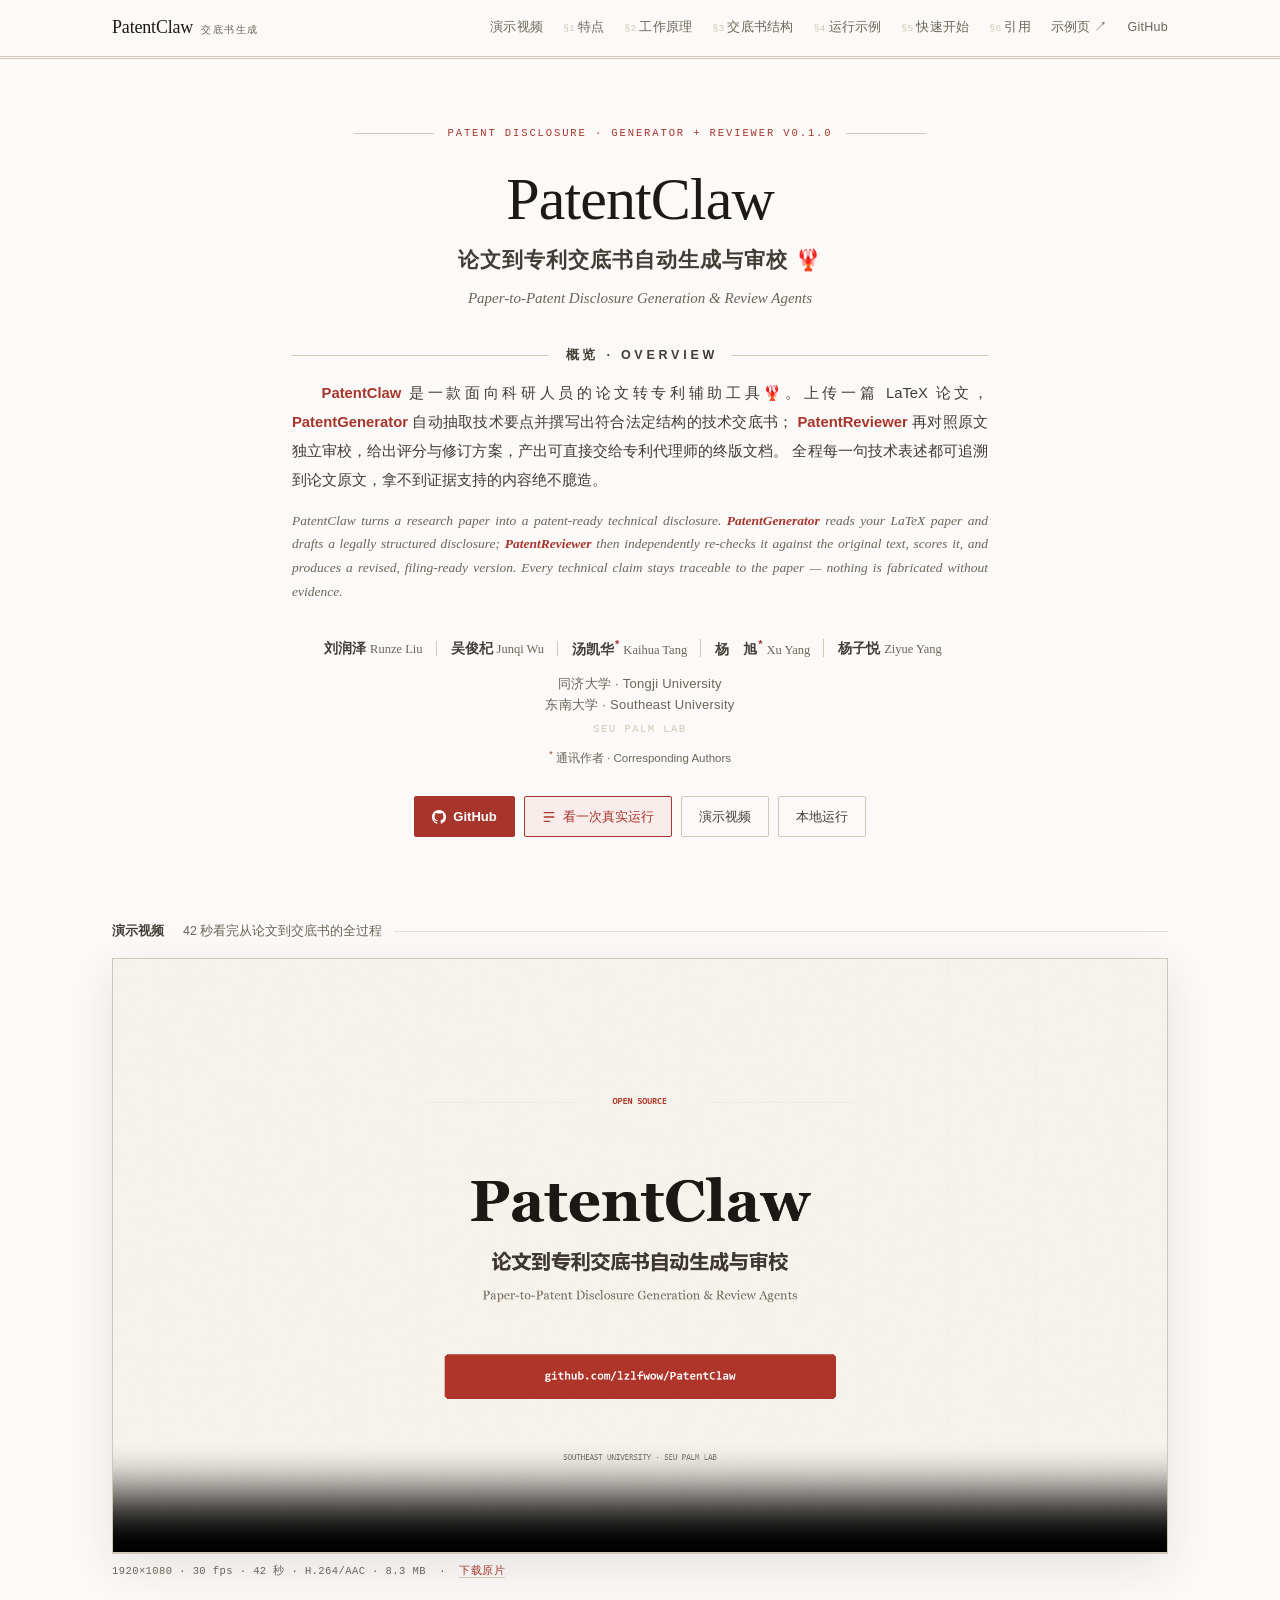
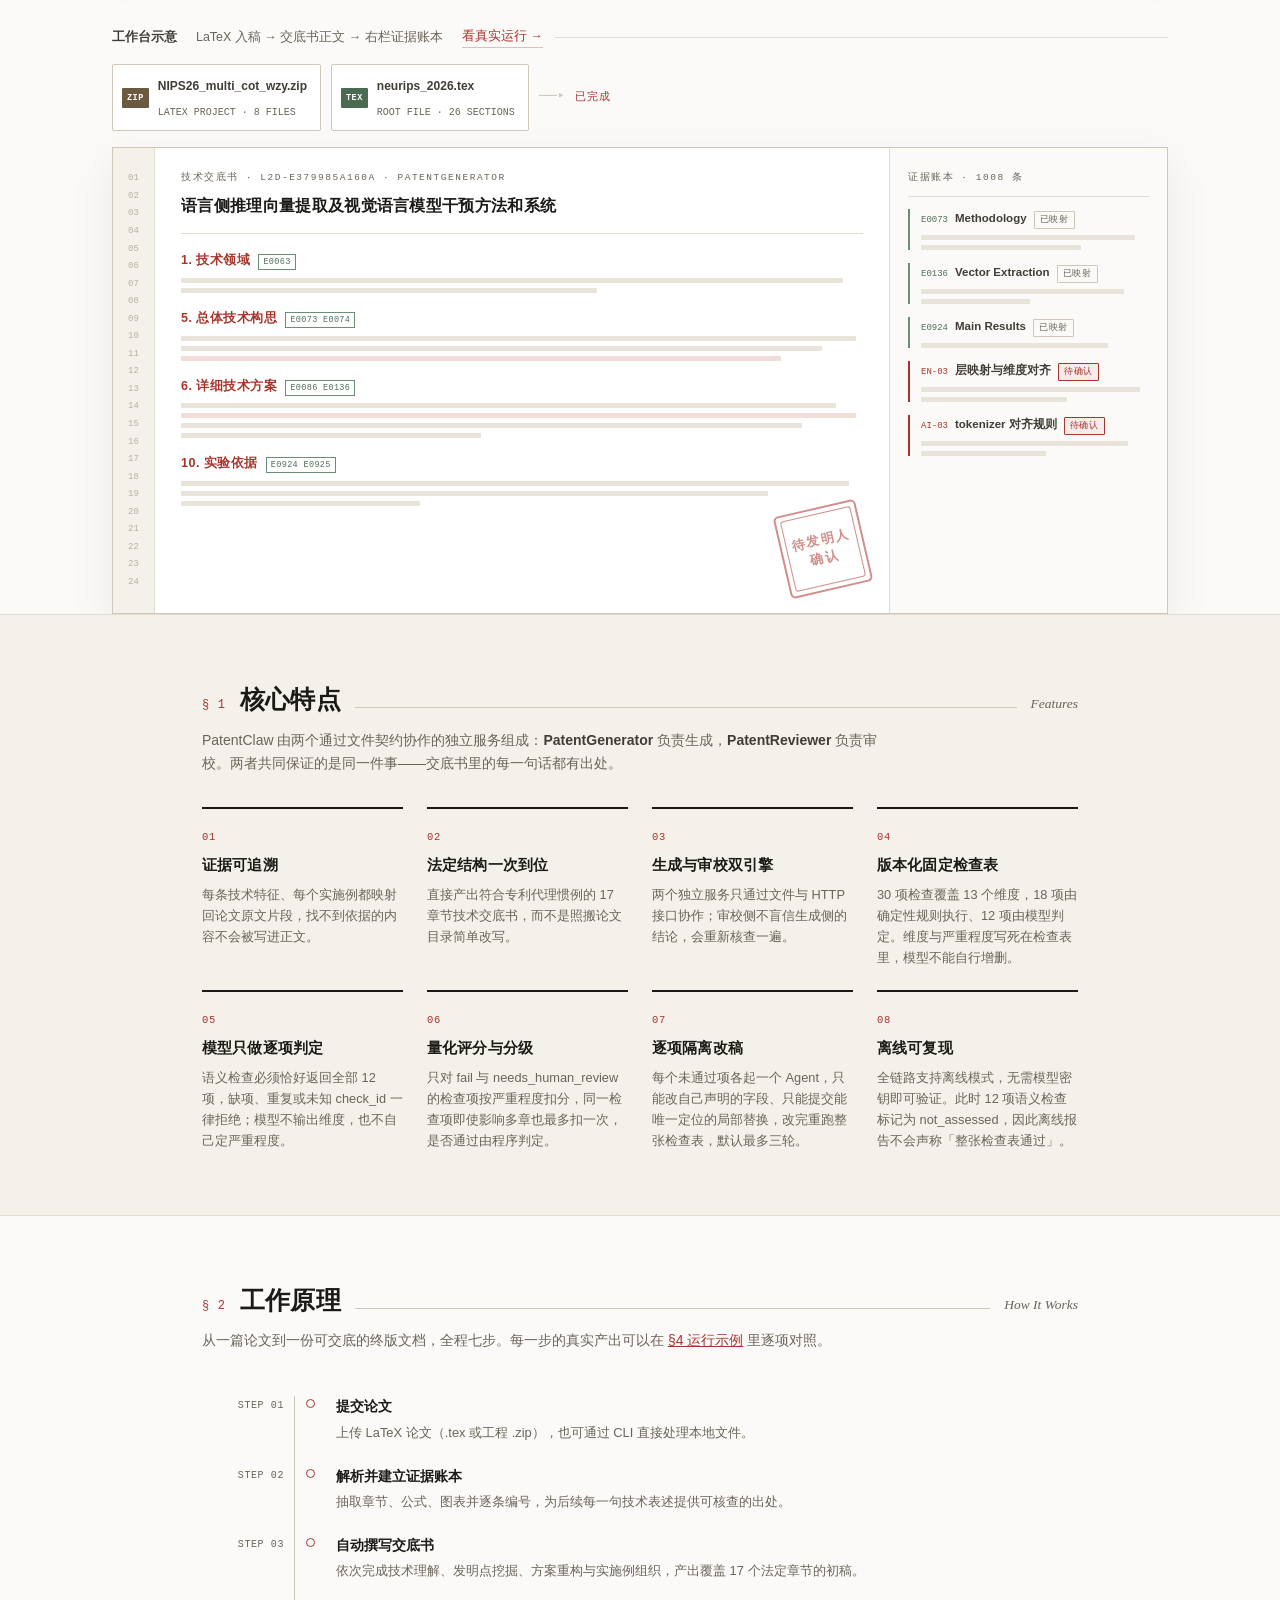
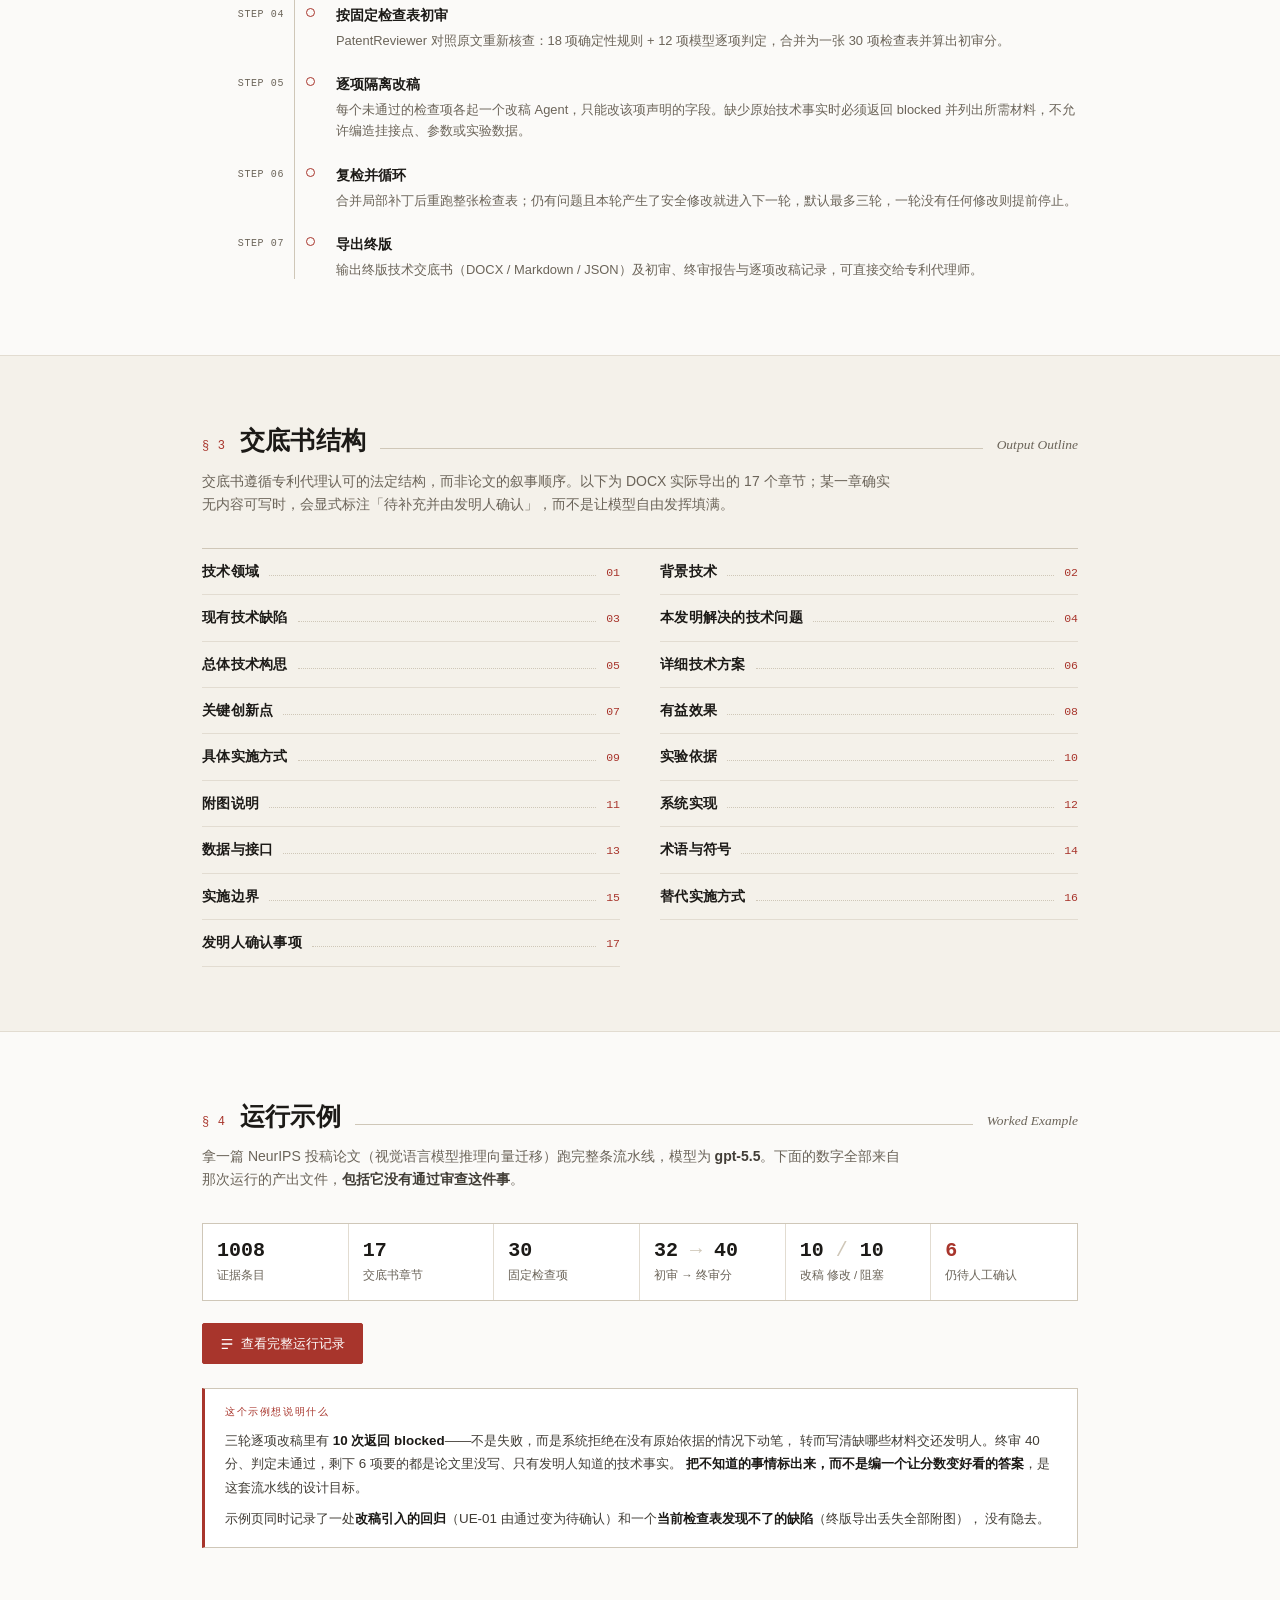
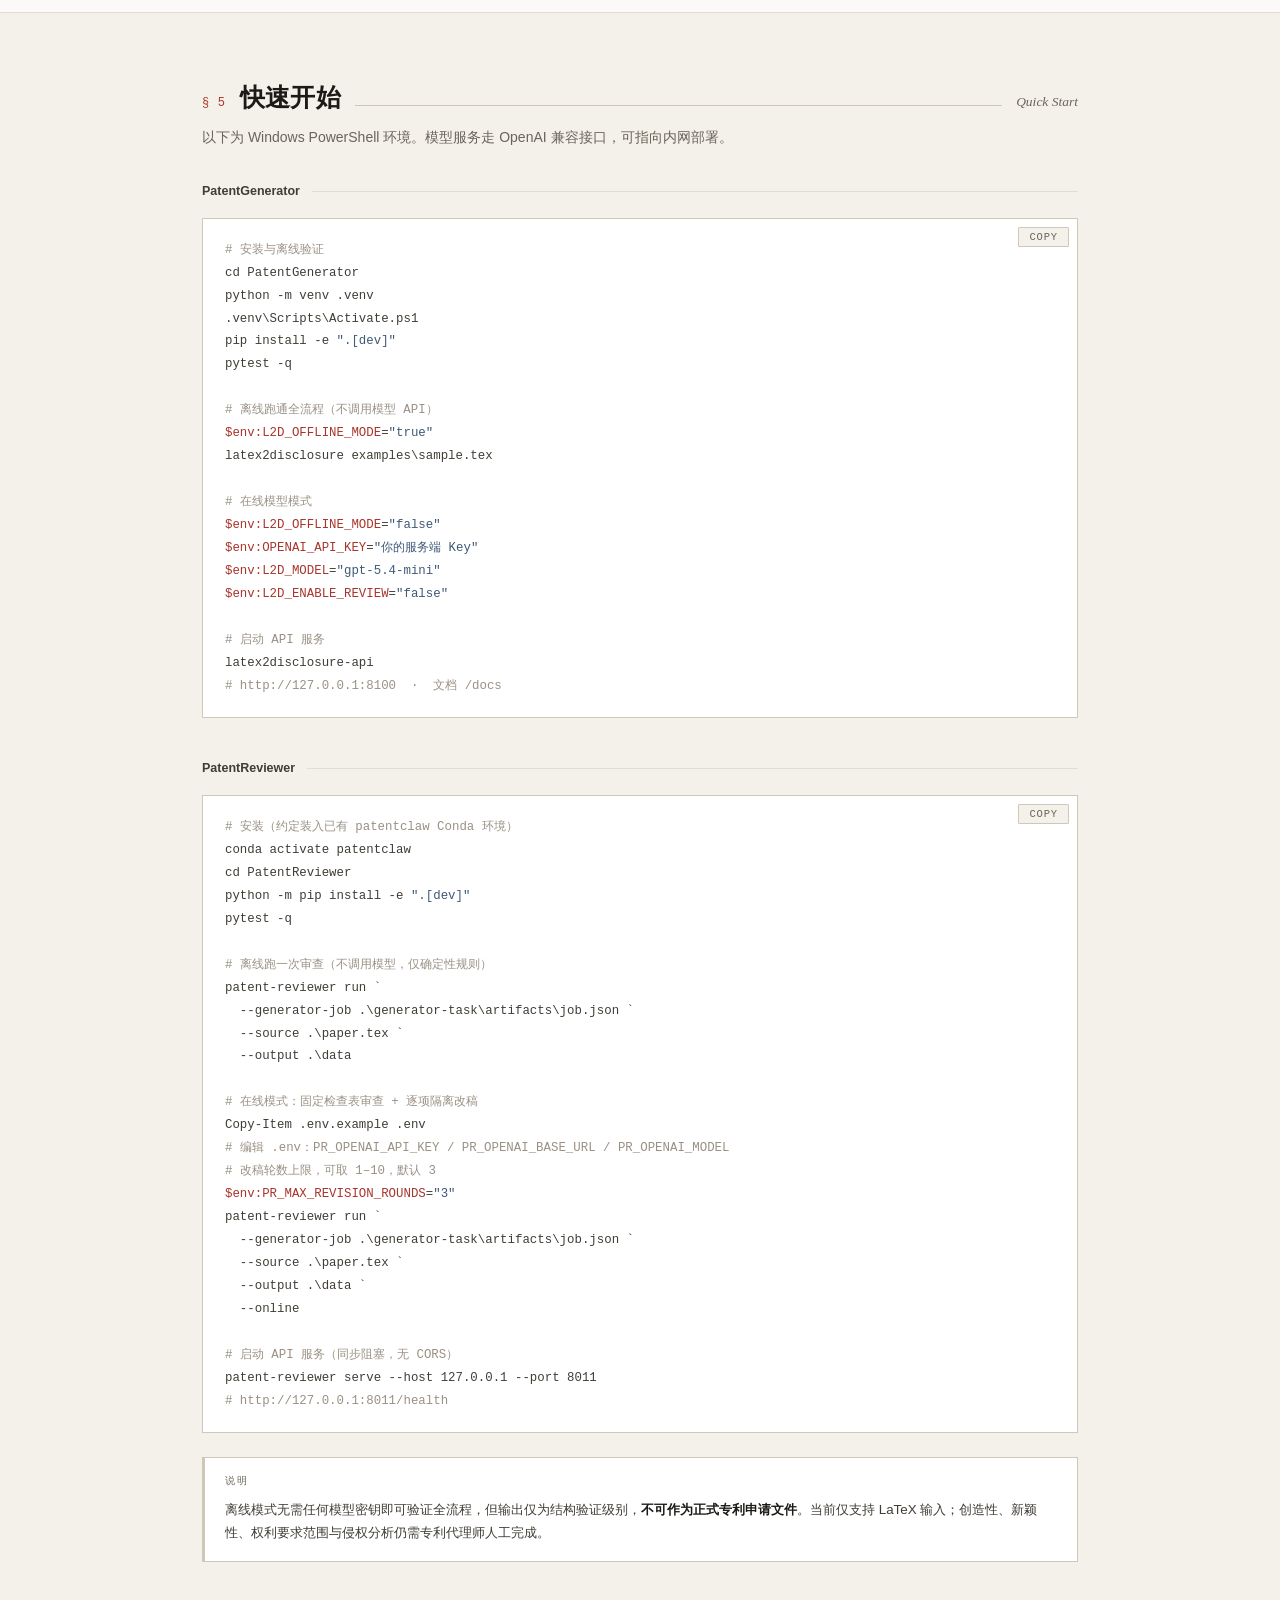
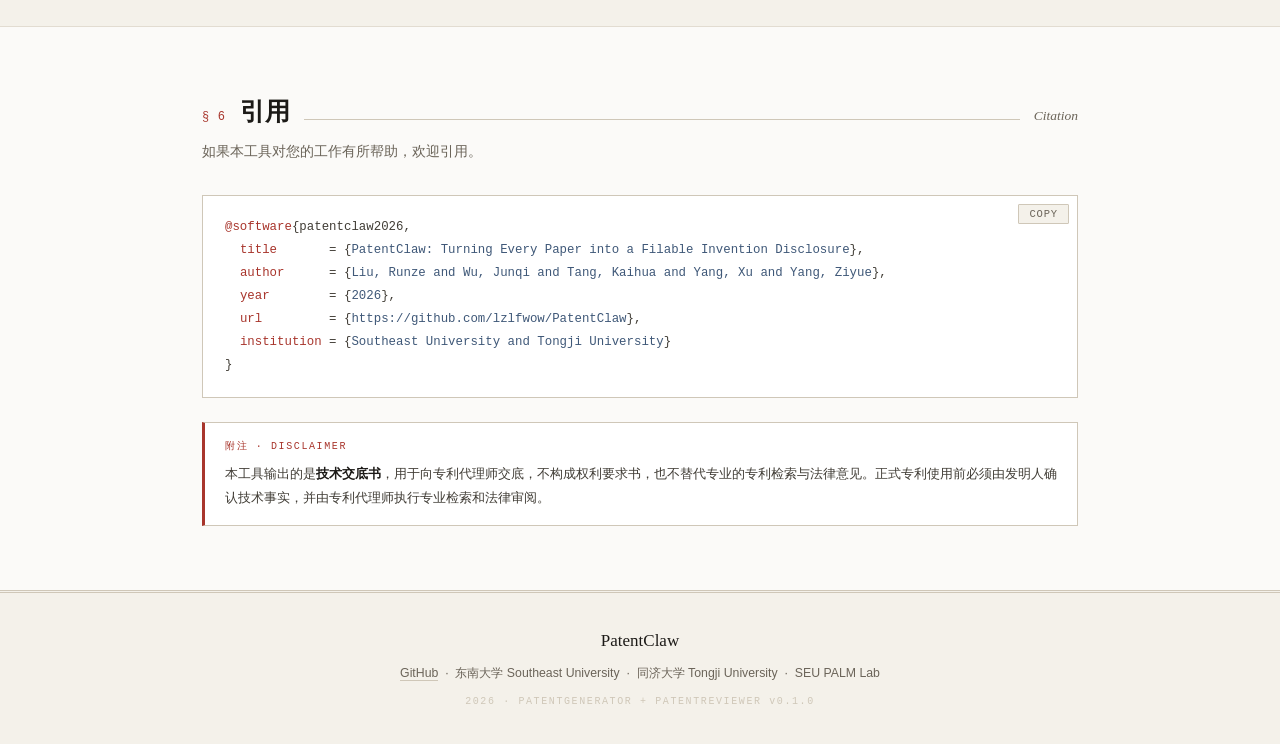
<file: web/index.html>
<!DOCTYPE html>
<html lang="zh-CN">
<head>
  <meta charset="UTF-8">
  <meta name="viewport" content="width=device-width, initial-scale=1.0">
  <title>PatentClaw — 论文到专利交底书自动生成与审校🦞</title>
  <meta name="description" content="PatentClaw：上传一篇论文，自动生成证据可追溯的技术交底书，并由独立审校服务重新核查、评分与改稿。">
  <meta property="og:title" content="PatentClaw — 论文到专利交底书自动生成与审校">
  <meta property="og:description" content="Turning Every Paper into a Filable Invention Disclosure">
  <meta property="og:type" content="website">
  <meta property="og:image" content="assets/promo-poster.jpg">
  <meta property="og:video" content="assets/patentclaw-promo-1080p.mp4">
  <meta property="og:video:type" content="video/mp4">
  <meta property="og:video:width" content="1920">
  <meta property="og:video:height" content="1080">
  <meta name="twitter:card" content="player">
  <!-- 内联 SVG favicon，无需 assets 文件 -->
  <link rel="icon" href="data:image/svg+xml,<svg xmlns='http://www.w3.org/2000/svg' viewBox='0 0 100 100'><text y='.9em' font-size='90'>%F0%9F%A6%9E</text></svg>">
  <link rel="stylesheet" href="style.css">
  <style>

    /* ══════════════════════ HERO ══════════════════════ */
    .hero { max-width: 760px; margin: 0 auto; padding: 66px 32px 40px; text-align: center; }
    .hero-eyebrow { display: flex; align-items: center; gap: 14px; justify-content: center; margin-bottom: 26px; }
    .hero h1 {
      font-family: var(--font-serif);
      font-size: clamp(38px, 6.4vw, 60px);
      font-weight: 400; letter-spacing: -.015em; line-height: 1.05; margin-bottom: 12px;
    }
    .hero-cn {
      font-size: clamp(17px, 2.6vw, 21px); font-weight: 650;
      letter-spacing: .05em; color: var(--ink-2); margin-bottom: 8px;
    }
    .hero-en {
      font-family: var(--font-serif); font-style: italic;
      font-size: 15px; color: var(--muted); margin-bottom: 34px;
    }

    /* 概览块 */
    .abstract { margin-bottom: 32px; text-align: left; }
    .abstract-head { display: flex; align-items: center; gap: 14px; margin-bottom: 14px; }
    .abstract-head::before, .abstract-head::after { content: ''; height: 1px; background: var(--rule-2); flex: 1; }
    .abstract-head span {
      font-size: 12.5px; font-weight: 700; letter-spacing: .3em; color: var(--ink-2); padding-left: .3em;
    }
    .abstract p {
      font-size: 14.8px; line-height: 1.95; color: var(--ink-2);
      text-indent: 2em; text-align: justify;
    }
    .abstract p + p { margin-top: 14px; }
    .abstract p b { color: var(--seal); font-weight: 650; }
    .abstract p.en {
      font-family: var(--font-serif); font-style: italic; text-indent: 0;
      font-size: 13.5px; color: var(--muted); line-height: 1.75;
    }

    /* 署名 */
    .authors { display: flex; flex-wrap: wrap; justify-content: center; align-items: center; gap: 0 14px; margin-bottom: 12px; }
    .authors .a { font-size: 14px; font-weight: 600; color: var(--ink-2); position: relative; padding-right: 14px; }
    .authors .a:not(:last-child)::after {
      content: ''; position: absolute; right: 0; top: 4px; bottom: 4px; width: 1px; background: var(--rule-2);
    }
    .authors .en { font-family: var(--font-serif); font-weight: 400; color: var(--muted); font-size: 12.5px; margin-left: 4px; }
    .authors sup { color: var(--seal); font-size: 11px; margin-left: 1px; }
    .affil { font-size: 13px; color: var(--muted); letter-spacing: .02em; }
    .affil-lab {
      font-family: var(--font-mono); font-size: 10.5px; letter-spacing: .14em;
      text-transform: uppercase; color: var(--rule-2); margin-top: 5px; margin-bottom: 8px;
    }
    .corr-note { font-size: 11.5px; color: var(--muted); margin-bottom: 28px; }
    .corr-note sup { color: var(--seal); }

    .btns { display: flex; gap: 9px; justify-content: center; flex-wrap: wrap; }

    /* ══════════════════════ 演示视频 ══════════════════════ */
    .demo { max-width: var(--max-wide); margin: 0 auto; padding: 44px 32px 0; }
    .video-frame {
      border: 1px solid var(--rule-2); background: var(--ink);
      box-shadow: 0 1px 0 var(--rule-2), 0 14px 44px rgba(28,26,23,.10);
      line-height: 0;
    }
    .video-frame video {
      display: block; width: 100%; height: auto; max-height: 78vh;
      object-fit: contain; background: var(--ink);
    }
    .video-meta {
      margin-top: 10px; font-family: var(--font-mono);
      font-size: 10.5px; letter-spacing: .04em; color: var(--muted);
    }
    .video-meta a { color: var(--seal); text-decoration: none; border-bottom: 1px solid var(--rule-2); }
    .video-meta a:hover { border-color: var(--seal); }

    /* ══════════════════════ TEASER ══════════════════════ */
    .teaser { max-width: var(--max-wide); margin: 0 auto; padding: 46px 32px 0; }
    .teaser-cap { display: flex; align-items: center; gap: 12px; font-size: 12.5px; color: var(--muted); margin-bottom: 16px; }
    .teaser-cap::after { content: ''; flex: 1; height: 1px; background: var(--rule); }
    .teaser-cap b { color: var(--ink-2); font-weight: 650; }

    .intake { display: flex; align-items: center; gap: 10px; flex-wrap: wrap; margin-bottom: 16px; }
    .fchip {
      display: flex; align-items: center; gap: 9px;
      border: 1px solid var(--rule-2); background: var(--sheet);
      padding: 8px 13px 8px 9px; border-radius: 2px;
    }
    .fchip-ext {
      font-family: var(--font-mono); font-size: 8.5px; font-weight: 700; letter-spacing: .06em;
      color: #fff; padding: 3px 5px; border-radius: 1px;
    }
    .ext-tex { background: #4a6b52; } .ext-zip { background: #6b5a3f; }
    .fchip-name { font-size: 12px; font-weight: 600; color: var(--ink-2); }
    .fchip-meta { font-size: 10px; color: var(--muted); font-family: var(--font-mono); }
    .intake-arrow { font-family: var(--font-mono); color: var(--rule-2); font-size: 15px; }
    .intake-state { font-family: var(--font-mono); font-size: 10.5px; letter-spacing: .1em; color: var(--seal); text-transform: uppercase; }

    .sheet {
      display: grid; grid-template-columns: 1fr 278px;
      border: 1px solid var(--rule-2); background: var(--sheet);
      box-shadow: 0 1px 0 var(--rule-2), 0 14px 44px rgba(28,26,23,.07);
    }
    .sheet-main { position: relative; display: grid; grid-template-columns: 42px 1fr; }
    .lines {
      border-right: 1px solid var(--rule); background: var(--paper-2);
      padding: 22px 0; text-align: center;
      font-family: var(--font-mono); font-size: 9px; color: #b8b0a2; line-height: 1.95; user-select: none;
    }
    .sheet-doc { padding: 22px 26px 26px; position: relative; overflow: hidden; }
    .doc-kicker {
      font-family: var(--font-mono); font-size: 9.5px; letter-spacing: .16em;
      text-transform: uppercase; color: var(--muted); margin-bottom: 7px;
    }
    .doc-title { font-size: 16px; font-weight: 700; letter-spacing: .02em; padding-bottom: 14px; margin-bottom: 16px; border-bottom: 1px solid var(--rule); }
    .doc-sec { margin-bottom: 15px; }
    .doc-h { font-size: 12.5px; font-weight: 700; color: var(--seal); letter-spacing: .04em; margin-bottom: 7px; display: flex; align-items: baseline; gap: 8px; }
    .doc-ev { font-family: var(--font-mono); font-size: 8.5px; color: var(--jade); border: 1px solid var(--jade-line); padding: 0 4px; font-weight: 400; letter-spacing: .04em; }
    .bar { height: 5px; border-radius: 1px; background: #e9e4da; margin-bottom: 5px; }
    .bar.hl { background: #f2ddd9; }

    .seal-stamp {
      position: absolute; right: 24px; bottom: 22px;
      width: 84px; height: 84px; border: 2.5px solid var(--seal); border-radius: 5px;
      display: flex; align-items: center; justify-content: center;
      color: var(--seal); font-size: 13px; font-weight: 700;
      letter-spacing: .14em; line-height: 1.4; text-align: center;
      transform: rotate(-13deg); opacity: .55;
    }
    .seal-stamp::before { content: ''; position: absolute; inset: 4px; border: 1px solid var(--seal); border-radius: 3px; }

    .gutter { border-left: 1px solid var(--rule); background: var(--paper); padding: 22px 18px; }
    .gutter-h {
      font-family: var(--font-mono); font-size: 9.5px; letter-spacing: .16em; text-transform: uppercase;
      color: var(--muted); padding-bottom: 10px; margin-bottom: 12px; border-bottom: 1px solid var(--rule);
    }
    .anno { margin-bottom: 13px; padding-left: 11px; border-left: 2px solid var(--jade-line); }
    .anno.warn { border-left-color: var(--seal); }
    .anno-h { display: flex; align-items: baseline; gap: 7px; margin-bottom: 6px; flex-wrap: wrap; }
    .anno-code { font-family: var(--font-mono); font-size: 9px; color: var(--jade); }
    .anno.warn .anno-code { color: var(--seal); }
    .anno-name { font-size: 11.5px; font-weight: 650; color: var(--ink-2); }
    .anno-lv {
      font-family: var(--font-mono); font-size: 8.5px; letter-spacing: .08em;
      padding: 1px 5px; border: 1px solid var(--rule-2); color: var(--muted); border-radius: 1px;
    }
    .anno.warn .anno-lv { border-color: var(--seal); color: var(--seal); background: var(--seal-tint); }

    @media (max-width: 860px) {
      .sheet { grid-template-columns: 1fr; }
      .gutter { border-left: none; border-top: 1px solid var(--rule); }
      .lines { display: none; }
      .sheet-main { grid-template-columns: 1fr; }
    }

    /* ── 特点卡片 ── */
    .feat-grid { display: grid; grid-template-columns: repeat(4, 1fr); gap: 22px 24px; }
    .feat-card { border-top: 2px solid var(--ink); padding-top: 14px; }
    .feat-no { font-family: var(--font-mono); font-size: 10.5px; color: var(--seal); letter-spacing: .06em; }
    .feat-title { font-size: 14.5px; font-weight: 700; letter-spacing: .01em; margin: 6px 0 6px; }
    .feat-desc { font-size: 12.8px; color: var(--muted); line-height: 1.65; }
    @media (max-width: 900px) { .feat-grid { grid-template-columns: repeat(2, 1fr); } }
    @media (max-width: 560px) { .feat-grid { grid-template-columns: 1fr; } }

    /* ── 流水线（竖向） ── */
    .flow { position: relative; padding-left: 4px; }
    .flow::before { content: ''; position: absolute; left: 92px; top: 12px; bottom: 12px; width: 1px; background: var(--rule-2); }
    .flow-row { display: grid; grid-template-columns: 78px 28px 1fr; gap: 0 12px; align-items: start; padding: 11px 0; }
    .flow-stage {
      font-family: var(--font-mono); font-size: 10px; letter-spacing: .06em;
      color: var(--muted); text-align: right; padding-top: 3px;
    }
    .flow-dot-wrap { display: flex; justify-content: center; padding-top: 4px; }
    .flow-dot {
      width: 9px; height: 9px; border-radius: 50%;
      background: var(--paper); border: 1px solid var(--seal); position: relative; z-index: 1;
    }
    .flow-h { display: flex; align-items: baseline; gap: 9px; flex-wrap: wrap; margin-bottom: 3px; }
    .flow-cn { font-size: 14px; font-weight: 700; color: var(--ink); }
    .flow-d { font-size: 12.9px; color: var(--muted); line-height: 1.65; }
    @media (max-width: 640px) {
      .flow::before { display: none; }
      .flow-row { grid-template-columns: 1fr; gap: 3px; }
      .flow-stage { text-align: left; }
      .flow-dot-wrap { display: none; }
    }

    /* ── 目录 ── */
    .toc { border-top: 1px solid var(--rule-2); display: grid; grid-template-columns: 1fr 1fr; gap: 0 40px; }
    .toc-item { padding: 11px 0; border-bottom: 1px solid var(--rule); }
    .toc-line { display: flex; align-items: baseline; }
    .toc-cn { font-size: 14.2px; font-weight: 650; letter-spacing: .02em; }
    .toc-dots { flex: 1; border-bottom: 1px dotted var(--rule-2); margin: 0 10px 5px; min-width: 24px; }
    .toc-no { font-family: var(--font-mono); font-size: 11.5px; color: var(--seal); }
    @media (max-width: 640px) { .toc { grid-template-columns: 1fr; } }

    /* ── 代码 ── */
    .code-wrap { position: relative; }
    .code {
      background: var(--sheet); border: 1px solid var(--rule-2);
      padding: 20px 22px; font-family: var(--font-mono);
      font-size: 12.4px; line-height: 1.85; color: var(--ink-2);
      overflow-x: auto; white-space: pre;
    }
    .code .c { color: #9a9184; }
    .code .k { color: var(--seal); }
    .code .v { color: #3f5878; }
    .copy-btn {
      position: absolute; top: 9px; right: 9px;
      background: var(--paper-2); color: var(--muted);
      border: 1px solid var(--rule-2); border-radius: 1px;
      padding: 3px 10px; font-size: 10.5px; cursor: pointer;
      font-family: var(--font-mono); letter-spacing: .08em; transition: all .15s;
    }
    .copy-btn:hover { color: var(--seal); border-color: var(--seal); }

    /* ── 运行示例 ── */
    .ex-stats {
      display: grid; grid-template-columns: repeat(6, 1fr);
      border: 1px solid var(--rule-2); background: var(--sheet); margin-bottom: 22px;
    }
    .ex-stat { padding: 15px 14px; border-right: 1px solid var(--rule); }
    .ex-stat:last-child { border-right: none; }
    .ex-stat-v { font-family: var(--font-mono); font-size: 20px; font-weight: 600; color: var(--ink); line-height: 1.2; }
    .ex-stat-v .to { color: var(--rule-2); font-weight: 400; }
    .ex-stat-v.seal { color: var(--seal); }
    .ex-stat-k { font-size: 11.5px; color: var(--muted); margin-top: 3px; }
    @media (max-width: 860px) {
      .ex-stats { grid-template-columns: repeat(3, 1fr); }
      .ex-stat { border-bottom: 1px solid var(--rule); }
      .ex-stat:nth-child(3n) { border-right: none; }
    }
    @media (max-width: 480px) { .ex-stats { grid-template-columns: repeat(2, 1fr); } }
  </style>
</head>
<body>

<!-- ══════════════════════ NAV ══════════════════════ -->
<nav>
  <div class="nav-inner">
    <a href="#" class="nav-brand">
      <span class="nav-brand-name">PatentClaw</span>
      <span class="nav-brand-sub">交底书生成</span>
    </a>
    <div class="nav-links">
      <a href="#demo">演示视频</a>
      <a href="#features"><span class="nav-no">§1</span>特点</a>
      <a href="#flow"><span class="nav-no">§2</span>工作原理</a>
      <a href="#outline"><span class="nav-no">§3</span>交底书结构</a>
      <a href="#example"><span class="nav-no">§4</span>运行示例</a>
      <a href="#start"><span class="nav-no">§5</span>快速开始</a>
      <a href="#citation"><span class="nav-no">§6</span>引用</a>
      <a href="example.html" class="nav-keep">示例页 ↗</a>
      <a href="https://github.com/lzlfwow/PatentClaw" target="_blank" rel="noopener" class="nav-keep">GitHub</a>
    </div>
  </div>
</nav>

<!-- ══════════════════════ HERO ══════════════════════ -->
<div class="hero">
  <div class="hero-eyebrow"><span class="eyebrow">Patent Disclosure · Generator + Reviewer v0.1.0</span></div>

  <h1>PatentClaw</h1>
  <div class="hero-cn">论文到专利交底书自动生成与审校 🦞</div>
  <div class="hero-en">Paper-to-Patent Disclosure Generation &amp; Review Agents</div>

  <div class="abstract">
    <div class="abstract-head"><span>概览 · OVERVIEW</span></div>
    <p>
      <b>PatentClaw</b> 是一款面向科研人员的论文转专利辅助工具🦞。上传一篇 LaTeX 论文，
      <b>PatentGenerator</b> 自动抽取技术要点并撰写出符合法定结构的技术交底书；
      <b>PatentReviewer</b> 再对照原文独立审校，给出评分与修订方案，产出可直接交给专利代理师的终版文档。
      全程每一句技术表述都可追溯到论文原文，拿不到证据支持的内容绝不臆造。
    </p>
    <p class="en">
      PatentClaw turns a research paper into a patent-ready technical disclosure.
      <b>PatentGenerator</b> reads your LaTeX paper and drafts a legally structured disclosure;
      <b>PatentReviewer</b> then independently re-checks it against the original text, scores it,
      and produces a revised, filing-ready version. Every technical claim stays traceable to the
      paper — nothing is fabricated without evidence.
    </p>
  </div>

  <!-- TODO: 作者、机构或通讯作者信息如有变动，同步修改这里、§6 BibTeX 与页脚 -->
  <div class="authors">
    <span class="a">刘润泽<span class="en">Runze Liu</span></span>
    <span class="a">吴俊杞<span class="en">Junqi Wu</span></span>
    <span class="a">汤凯华<sup>*</sup><span class="en">Kaihua Tang</span></span>
    <span class="a">杨　旭<sup>*</sup><span class="en">Xu Yang</span></span>
    <span class="a">杨子悦<span class="en">Ziyue Yang</span></span>
  </div>
  <div class="affil">同济大学 · Tongji University</div>
  <div class="affil">东南大学 · Southeast University</div>
  <div class="affil-lab">SEU PALM Lab</div>
  <div class="corr-note"><sup>*</sup> 通讯作者 · Corresponding Authors</div>

  <div class="btns">
    <a href="https://github.com/lzlfwow/PatentClaw" target="_blank" rel="noopener" class="btn btn-primary">
      <svg viewBox="0 0 16 16" fill="currentColor"><path d="M8 0C3.58 0 0 3.58 0 8c0 3.54 2.29 6.53 5.47 7.59.4.07.55-.17.55-.38 0-.19-.01-.82-.01-1.49-2.01.37-2.53-.49-2.69-.94-.09-.23-.48-.94-.82-1.13-.28-.15-.68-.52-.01-.53.63-.01 1.08.58 1.23.82.72 1.21 1.87.87 2.33.66.07-.52.28-.87.51-1.07-1.78-.2-3.64-.89-3.64-3.95 0-.87.31-1.59.82-2.15-.08-.2-.36-1.02.08-2.12 0 0 .67-.21 2.2.82.64-.18 1.32-.27 2-.27.68 0 1.36.09 2 .27 1.53-1.04 2.2-.82 2.2-.82.44 1.1.16 1.92.08 2.12.51.56.82 1.27.82 2.15 0 3.07-1.87 3.75-3.65 3.95.29.25.54.73.54 1.48 0 1.07-.01 1.93-.01 2.2 0 .21.15.46.55.38A8.013 8.013 0 0016 8c0-4.42-3.58-8-8-8z"/></svg>
      GitHub
    </a>
    <a href="example.html" class="btn btn-seal">
      <svg viewBox="0 0 16 16" fill="none" stroke="currentColor" stroke-width="1.6"><path d="M2 3h12M2 8h12M2 13h7"/></svg>
      看一次真实运行
    </a>
    <a href="#demo" class="btn">演示视频</a>
    <a href="#start" class="btn">本地运行</a>
  </div>
</div>

<!-- ══════════════════════ 演示视频 ══════════════════════ -->
<!-- 成片与封面在 assets/，源工程 promo-video/ 不进仓库（含 Chrome 配置，约 119MB）。
     不自动播放：视频有音轨，且 8MB 不该在用户没点之前就下载。 -->
<div class="demo" id="demo">
  <p class="teaser-cap"><b>演示视频</b>&nbsp;&nbsp;42 秒看完从论文到交底书的全过程</p>
  <div class="video-frame">
    <video
      controls
      preload="metadata"
      playsinline
      poster="assets/promo-poster.jpg"
      width="1920" height="1080">
      <source src="assets/patentclaw-promo-1080p.mp4" type="video/mp4">
      你的浏览器不支持内嵌视频。
      <a href="assets/patentclaw-promo-1080p.mp4">直接下载 MP4（8.3 MB）</a>
    </video>
  </div>
  <p class="video-meta">
    1920×1080 · 30 fps · 42 秒 · H.264/AAC · 8.3 MB &nbsp;·&nbsp;
    <a href="assets/patentclaw-promo-1080p.mp4" download>下载原片</a>
  </p>
</div>

<!-- ══════════════════════ TEASER ══════════════════════ -->
<!-- 说明：以下整块是纯 CSS 画的界面示意，无图片依赖。
     文字信息取自 §4 的真实运行（生成任务 l2d-e379985a160a），
     灰条为正文段落的视觉占位；完整正文见 example.html -->
<div class="teaser">
  <p class="teaser-cap"><b>工作台示意</b>&nbsp;&nbsp;LaTeX 入稿 → 交底书正文 → 右栏证据账本&nbsp;&nbsp;<a href="example.html" style="color:var(--seal);text-decoration:none;border-bottom:1px solid var(--rule-2);">看真实运行 →</a></p>

  <div class="intake">
    <div class="fchip">
      <span class="fchip-ext ext-zip">ZIP</span>
      <span><span class="fchip-name">NIPS26_multi_cot_wzy.zip</span><br><span class="fchip-meta">LATEX PROJECT · 8 FILES</span></span>
    </div>
    <div class="fchip">
      <span class="fchip-ext ext-tex">TEX</span>
      <span><span class="fchip-name">neurips_2026.tex</span><br><span class="fchip-meta">ROOT FILE · 26 SECTIONS</span></span>
    </div>
    <span class="intake-arrow">──▸</span>
    <span class="intake-state">已完成</span>
  </div>

  <div class="sheet">
    <div class="sheet-main">
      <div class="lines">01<br>02<br>03<br>04<br>05<br>06<br>07<br>08<br>09<br>10<br>11<br>12<br>13<br>14<br>15<br>16<br>17<br>18<br>19<br>20<br>21<br>22<br>23<br>24</div>
      <div class="sheet-doc">
        <div class="doc-kicker">技术交底书 · l2d-e379985a160a · PatentGenerator</div>
        <div class="doc-title">语言侧推理向量提取及视觉语言模型干预方法和系统</div>

        <div class="doc-sec">
          <div class="doc-h">1. 技术领域 <span class="doc-ev">E0063</span></div>
          <div class="bar" style="width:97%"></div>
          <div class="bar" style="width:61%"></div>
        </div>
        <div class="doc-sec">
          <div class="doc-h">5. 总体技术构思 <span class="doc-ev">E0073 E0074</span></div>
          <div class="bar" style="width:99%"></div>
          <div class="bar" style="width:94%"></div>
          <div class="bar hl" style="width:88%"></div>
        </div>
        <div class="doc-sec">
          <div class="doc-h">6. 详细技术方案 <span class="doc-ev">E0086 E0136</span></div>
          <div class="bar" style="width:96%"></div>
          <div class="bar hl" style="width:99%"></div>
          <div class="bar" style="width:91%"></div>
          <div class="bar" style="width:44%"></div>
        </div>
        <div class="doc-sec">
          <div class="doc-h">10. 实验依据 <span class="doc-ev">E0924 E0925</span></div>
          <div class="bar" style="width:98%"></div>
          <div class="bar" style="width:86%"></div>
          <div class="bar" style="width:35%"></div>
        </div>

        <div class="seal-stamp">待发明人<br>确认</div>
      </div>
    </div>

    <div class="gutter">
      <div class="gutter-h">证据账本 · 1008 条</div>
      <div class="anno">
        <div class="anno-h"><span class="anno-code">E0073</span><span class="anno-name">Methodology</span><span class="anno-lv">已映射</span></div>
        <div class="bar" style="width:94%"></div><div class="bar" style="width:70%"></div>
      </div>
      <div class="anno">
        <div class="anno-h"><span class="anno-code">E0136</span><span class="anno-name">Vector Extraction</span><span class="anno-lv">已映射</span></div>
        <div class="bar" style="width:89%"></div><div class="bar" style="width:48%"></div>
      </div>
      <div class="anno">
        <div class="anno-h"><span class="anno-code">E0924</span><span class="anno-name">Main Results</span><span class="anno-lv">已映射</span></div>
        <div class="bar" style="width:82%"></div>
      </div>
      <div class="anno warn">
        <div class="anno-h"><span class="anno-code">EN-03</span><span class="anno-name">层映射与维度对齐</span><span class="anno-lv">待确认</span></div>
        <div class="bar" style="width:96%"></div><div class="bar" style="width:64%"></div>
      </div>
      <div class="anno warn">
        <div class="anno-h"><span class="anno-code">AI-03</span><span class="anno-name">tokenizer 对齐规则</span><span class="anno-lv">待确认</span></div>
        <div class="bar" style="width:91%"></div><div class="bar" style="width:55%"></div>
      </div>
    </div>
  </div>
</div>

<!-- ══════════════════════ § 1 核心特点 ══════════════════════ -->
<section id="features" class="tint">
  <div class="container">
    <div class="sec-head">
      <span class="sec-no">§ 1</span>
      <h2 class="sec-title">核心特点</h2>
      <span class="sec-rule"></span>
      <span class="sec-en">Features</span>
    </div>
    <p class="sec-desc">PatentClaw 由两个通过文件契约协作的独立服务组成：<b>PatentGenerator</b> 负责生成，<b>PatentReviewer</b> 负责审校。两者共同保证的是同一件事——交底书里的每一句话都有出处。</p>

    <div class="feat-grid">
      <div class="feat-card">
        <span class="feat-no">01</span>
        <div class="feat-title">证据可追溯</div>
        <div class="feat-desc">每条技术特征、每个实施例都映射回论文原文片段，找不到依据的内容不会被写进正文。</div>
      </div>
      <div class="feat-card">
        <span class="feat-no">02</span>
        <div class="feat-title">法定结构一次到位</div>
        <div class="feat-desc">直接产出符合专利代理惯例的 17 章节技术交底书，而不是照搬论文目录简单改写。</div>
      </div>
      <div class="feat-card">
        <span class="feat-no">03</span>
        <div class="feat-title">生成与审校双引擎</div>
        <div class="feat-desc">两个独立服务只通过文件与 HTTP 接口协作；审校侧不盲信生成侧的结论，会重新核查一遍。</div>
      </div>
      <div class="feat-card">
        <span class="feat-no">04</span>
        <div class="feat-title">版本化固定检查表</div>
        <div class="feat-desc">30 项检查覆盖 13 个维度，18 项由确定性规则执行、12 项由模型判定。维度与严重程度写死在检查表里，模型不能自行增删。</div>
      </div>
      <div class="feat-card">
        <span class="feat-no">05</span>
        <div class="feat-title">模型只做逐项判定</div>
        <div class="feat-desc">语义检查必须恰好返回全部 12 项，缺项、重复或未知 check_id 一律拒绝；模型不输出维度，也不自己定严重程度。</div>
      </div>
      <div class="feat-card">
        <span class="feat-no">06</span>
        <div class="feat-title">量化评分与分级</div>
        <div class="feat-desc">只对 fail 与 needs_human_review 的检查项按严重程度扣分，同一检查项即使影响多章也最多扣一次，是否通过由程序判定。</div>
      </div>
      <div class="feat-card">
        <span class="feat-no">07</span>
        <div class="feat-title">逐项隔离改稿</div>
        <div class="feat-desc">每个未通过项各起一个 Agent，只能改自己声明的字段、只能提交能唯一定位的局部替换，改完重跑整张检查表，默认最多三轮。</div>
      </div>
      <div class="feat-card">
        <span class="feat-no">08</span>
        <div class="feat-title">离线可复现</div>
        <div class="feat-desc">全链路支持离线模式，无需模型密钥即可验证。此时 12 项语义检查标记为 not_assessed，因此离线报告不会声称「整张检查表通过」。</div>
      </div>
    </div>
  </div>
</section>

<!-- ══════════════════════ § 2 工作原理 ══════════════════════ -->
<section id="flow">
  <div class="container">
    <div class="sec-head">
      <span class="sec-no">§ 2</span>
      <h2 class="sec-title">工作原理</h2>
      <span class="sec-rule"></span>
      <span class="sec-en">How It Works</span>
    </div>
    <p class="sec-desc">从一篇论文到一份可交底的终版文档，全程七步。每一步的真实产出可以在 <a href="example.html" style="color:var(--seal);">§4 运行示例</a> 里逐项对照。</p>

    <div class="flow">
      <div class="flow-row">
        <span class="flow-stage">STEP 01</span>
        <span class="flow-dot-wrap"><span class="flow-dot"></span></span>
        <div>
          <div class="flow-h"><span class="flow-cn">提交论文</span></div>
          <div class="flow-d">上传 LaTeX 论文（.tex 或工程 .zip），也可通过 CLI 直接处理本地文件。</div>
        </div>
      </div>
      <div class="flow-row">
        <span class="flow-stage">STEP 02</span>
        <span class="flow-dot-wrap"><span class="flow-dot"></span></span>
        <div>
          <div class="flow-h"><span class="flow-cn">解析并建立证据账本</span></div>
          <div class="flow-d">抽取章节、公式、图表并逐条编号，为后续每一句技术表述提供可核查的出处。</div>
        </div>
      </div>
      <div class="flow-row">
        <span class="flow-stage">STEP 03</span>
        <span class="flow-dot-wrap"><span class="flow-dot"></span></span>
        <div>
          <div class="flow-h"><span class="flow-cn">自动撰写交底书</span></div>
          <div class="flow-d">依次完成技术理解、发明点挖掘、方案重构与实施例组织，产出覆盖 17 个法定章节的初稿。</div>
        </div>
      </div>
      <div class="flow-row">
        <span class="flow-stage">STEP 04</span>
        <span class="flow-dot-wrap"><span class="flow-dot"></span></span>
        <div>
          <div class="flow-h"><span class="flow-cn">按固定检查表初审</span></div>
          <div class="flow-d">PatentReviewer 对照原文重新核查：18 项确定性规则 + 12 项模型逐项判定，合并为一张 30 项检查表并算出初审分。</div>
        </div>
      </div>
      <div class="flow-row">
        <span class="flow-stage">STEP 05</span>
        <span class="flow-dot-wrap"><span class="flow-dot"></span></span>
        <div>
          <div class="flow-h"><span class="flow-cn">逐项隔离改稿</span></div>
          <div class="flow-d">每个未通过的检查项各起一个改稿 Agent，只能改该项声明的字段。缺少原始技术事实时必须返回 blocked 并列出所需材料，不允许编造挂接点、参数或实验数据。</div>
        </div>
      </div>
      <div class="flow-row">
        <span class="flow-stage">STEP 06</span>
        <span class="flow-dot-wrap"><span class="flow-dot"></span></span>
        <div>
          <div class="flow-h"><span class="flow-cn">复检并循环</span></div>
          <div class="flow-d">合并局部补丁后重跑整张检查表；仍有问题且本轮产生了安全修改就进入下一轮，默认最多三轮，一轮没有任何修改则提前停止。</div>
        </div>
      </div>
      <div class="flow-row">
        <span class="flow-stage">STEP 07</span>
        <span class="flow-dot-wrap"><span class="flow-dot"></span></span>
        <div>
          <div class="flow-h"><span class="flow-cn">导出终版</span></div>
          <div class="flow-d">输出终版技术交底书（DOCX / Markdown / JSON）及初审、终审报告与逐项改稿记录，可直接交给专利代理师。</div>
        </div>
      </div>
    </div>
  </div>
</section>

<!-- ══════════════════════ § 3 交底书结构 ══════════════════════ -->
<section id="outline" class="tint">
  <div class="container">
    <div class="sec-head">
      <span class="sec-no">§ 3</span>
      <h2 class="sec-title">交底书结构</h2>
      <span class="sec-rule"></span>
      <span class="sec-en">Output Outline</span>
    </div>
    <p class="sec-desc">交底书遵循专利代理认可的法定结构，而非论文的叙事顺序。以下为 DOCX 实际导出的 17 个章节；某一章确实无内容可写时，会显式标注「待补充并由发明人确认」，而不是让模型自由发挥填满。</p>

    <div class="toc">
      <div class="toc-item"><div class="toc-line"><span class="toc-cn">技术领域</span><span class="toc-dots"></span><span class="toc-no">01</span></div></div>
      <div class="toc-item"><div class="toc-line"><span class="toc-cn">背景技术</span><span class="toc-dots"></span><span class="toc-no">02</span></div></div>
      <div class="toc-item"><div class="toc-line"><span class="toc-cn">现有技术缺陷</span><span class="toc-dots"></span><span class="toc-no">03</span></div></div>
      <div class="toc-item"><div class="toc-line"><span class="toc-cn">本发明解决的技术问题</span><span class="toc-dots"></span><span class="toc-no">04</span></div></div>
      <div class="toc-item"><div class="toc-line"><span class="toc-cn">总体技术构思</span><span class="toc-dots"></span><span class="toc-no">05</span></div></div>
      <div class="toc-item"><div class="toc-line"><span class="toc-cn">详细技术方案</span><span class="toc-dots"></span><span class="toc-no">06</span></div></div>
      <div class="toc-item"><div class="toc-line"><span class="toc-cn">关键创新点</span><span class="toc-dots"></span><span class="toc-no">07</span></div></div>
      <div class="toc-item"><div class="toc-line"><span class="toc-cn">有益效果</span><span class="toc-dots"></span><span class="toc-no">08</span></div></div>
      <div class="toc-item"><div class="toc-line"><span class="toc-cn">具体实施方式</span><span class="toc-dots"></span><span class="toc-no">09</span></div></div>
      <div class="toc-item"><div class="toc-line"><span class="toc-cn">实验依据</span><span class="toc-dots"></span><span class="toc-no">10</span></div></div>
      <div class="toc-item"><div class="toc-line"><span class="toc-cn">附图说明</span><span class="toc-dots"></span><span class="toc-no">11</span></div></div>
      <div class="toc-item"><div class="toc-line"><span class="toc-cn">系统实现</span><span class="toc-dots"></span><span class="toc-no">12</span></div></div>
      <div class="toc-item"><div class="toc-line"><span class="toc-cn">数据与接口</span><span class="toc-dots"></span><span class="toc-no">13</span></div></div>
      <div class="toc-item"><div class="toc-line"><span class="toc-cn">术语与符号</span><span class="toc-dots"></span><span class="toc-no">14</span></div></div>
      <div class="toc-item"><div class="toc-line"><span class="toc-cn">实施边界</span><span class="toc-dots"></span><span class="toc-no">15</span></div></div>
      <div class="toc-item"><div class="toc-line"><span class="toc-cn">替代实施方式</span><span class="toc-dots"></span><span class="toc-no">16</span></div></div>
      <div class="toc-item"><div class="toc-line"><span class="toc-cn">发明人确认事项</span><span class="toc-dots"></span><span class="toc-no">17</span></div></div>
    </div>
  </div>
</section>

<!-- ══════════════════════ § 4 运行示例 ══════════════════════ -->
<section id="example">
  <div class="container">
    <div class="sec-head">
      <span class="sec-no">§ 4</span>
      <h2 class="sec-title">运行示例</h2>
      <span class="sec-rule"></span>
      <span class="sec-en">Worked Example</span>
    </div>
    <p class="sec-desc">拿一篇 NeurIPS 投稿论文（视觉语言模型推理向量迁移）跑完整条流水线，模型为 <b>gpt-5.5</b>。下面的数字全部来自那次运行的产出文件，<b>包括它没有通过审查这件事</b>。</p>

    <div class="ex-stats">
      <div class="ex-stat">
        <div class="ex-stat-v">1008</div>
        <div class="ex-stat-k">证据条目</div>
      </div>
      <div class="ex-stat">
        <div class="ex-stat-v">17</div>
        <div class="ex-stat-k">交底书章节</div>
      </div>
      <div class="ex-stat">
        <div class="ex-stat-v">30</div>
        <div class="ex-stat-k">固定检查项</div>
      </div>
      <div class="ex-stat">
        <div class="ex-stat-v">32<span class="to"> → </span>40</div>
        <div class="ex-stat-k">初审 → 终审分</div>
      </div>
      <div class="ex-stat">
        <div class="ex-stat-v">10<span class="to"> / </span>10</div>
        <div class="ex-stat-k">改稿 修改 / 阻塞</div>
      </div>
      <div class="ex-stat">
        <div class="ex-stat-v seal">6</div>
        <div class="ex-stat-k">仍待人工确认</div>
      </div>
    </div>

    <div class="btns" style="justify-content:flex-start;margin-bottom:6px;">
      <a href="example.html" class="btn btn-primary">
        <svg viewBox="0 0 16 16" fill="none" stroke="currentColor" stroke-width="1.6"><path d="M2 3h12M2 8h12M2 13h7"/></svg>
        查看完整运行记录
      </a>
    </div>

    <div class="note">
      <div class="note-h">这个示例想说明什么</div>
      <p>三轮逐项改稿里有 <b>10 次返回 blocked</b>——不是失败，而是系统拒绝在没有原始依据的情况下动笔，
        转而写清缺哪些材料交还发明人。终审 40 分、判定未通过，剩下 6 项要的都是论文里没写、只有发明人知道的技术事实。
        <b>把不知道的事情标出来，而不是编一个让分数变好看的答案</b>，是这套流水线的设计目标。</p>
      <p>示例页同时记录了一处<b>改稿引入的回归</b>（UE-01 由通过变为待确认）和一个<b>当前检查表发现不了的缺陷</b>（终版导出丢失全部附图），
        没有隐去。</p>
    </div>
  </div>
</section>

<!-- ══════════════════════ § 5 快速开始 ══════════════════════ -->
<section id="start" class="tint">
  <div class="container">
    <div class="sec-head">
      <span class="sec-no">§ 5</span>
      <h2 class="sec-title">快速开始</h2>
      <span class="sec-rule"></span>
      <span class="sec-en">Quick Start</span>
    </div>
    <p class="sec-desc">以下为 Windows PowerShell 环境。模型服务走 OpenAI 兼容接口，可指向内网部署。</p>

    <div class="teaser-cap"><b>PatentGenerator</b></div>
    <div class="code-wrap">
      <button class="copy-btn" data-copy="#code-start">COPY</button>
      <div class="code" id="code-start"><span class="c"># 安装与离线验证</span>
cd PatentGenerator
python -m venv .venv
.venv\Scripts\Activate.ps1
pip install -e <span class="v">".[dev]"</span>
pytest -q

<span class="c"># 离线跑通全流程（不调用模型 API）</span>
<span class="k">$env:L2D_OFFLINE_MODE</span>=<span class="v">"true"</span>
latex2disclosure examples\sample.tex

<span class="c"># 在线模型模式</span>
<span class="k">$env:L2D_OFFLINE_MODE</span>=<span class="v">"false"</span>
<span class="k">$env:OPENAI_API_KEY</span>=<span class="v">"你的服务端 Key"</span>
<span class="k">$env:L2D_MODEL</span>=<span class="v">"gpt-5.4-mini"</span>
<span class="k">$env:L2D_ENABLE_REVIEW</span>=<span class="v">"false"</span>

<span class="c"># 启动 API 服务</span>
latex2disclosure-api
<span class="c"># http://127.0.0.1:8100  ·  文档 /docs</span></div>
    </div>

    <div class="teaser-cap" style="margin-top:40px;"><b>PatentReviewer</b></div>
    <div class="code-wrap">
      <button class="copy-btn" data-copy="#code-reviewer">COPY</button>
      <div class="code" id="code-reviewer"><span class="c"># 安装（约定装入已有 patentclaw Conda 环境）</span>
conda activate patentclaw
cd PatentReviewer
python -m pip install -e <span class="v">".[dev]"</span>
pytest -q

<span class="c"># 离线跑一次审查（不调用模型，仅确定性规则）</span>
patent-reviewer run `
  --generator-job .\generator-task\artifacts\job.json `
  --source .\paper.tex `
  --output .\data

<span class="c"># 在线模式：固定检查表审查 + 逐项隔离改稿</span>
Copy-Item .env.example .env
<span class="c"># 编辑 .env：PR_OPENAI_API_KEY / PR_OPENAI_BASE_URL / PR_OPENAI_MODEL</span>
<span class="c"># 改稿轮数上限，可取 1–10，默认 3</span>
<span class="k">$env:PR_MAX_REVISION_ROUNDS</span>=<span class="v">"3"</span>
patent-reviewer run `
  --generator-job .\generator-task\artifacts\job.json `
  --source .\paper.tex `
  --output .\data `
  --online

<span class="c"># 启动 API 服务（同步阻塞，无 CORS）</span>
patent-reviewer serve --host 127.0.0.1 --port 8011
<span class="c"># http://127.0.0.1:8011/health</span></div>
    </div>

    <div class="note calm">
      <div class="note-h">说明</div>
      <p>离线模式无需任何模型密钥即可验证全流程，但输出仅为结构验证级别，<b>不可作为正式专利申请文件</b>。当前仅支持 LaTeX 输入；创造性、新颖性、权利要求范围与侵权分析仍需专利代理师人工完成。</p>
    </div>
  </div>
</section>

<!-- ══════════════════════ § 6 引用 ══════════════════════ -->
<section id="citation">
  <div class="container">
    <div class="sec-head">
      <span class="sec-no">§ 6</span>
      <h2 class="sec-title">引用</h2>
      <span class="sec-rule"></span>
      <span class="sec-en">Citation</span>
    </div>
    <p class="sec-desc">如果本工具对您的工作有所帮助，欢迎引用。</p>

    <div class="code-wrap">
      <button class="copy-btn" data-copy="#bib">COPY</button>
      <div class="code" id="bib"><span class="k">@software</span>{patentclaw2026,
  <span class="k">title</span>       = {<span class="v">PatentClaw: Turning Every Paper into a Filable Invention Disclosure</span>},
  <span class="k">author</span>      = {<span class="v">Liu, Runze and Wu, Junqi and Tang, Kaihua and Yang, Xu and Yang, Ziyue</span>},
  <span class="k">year</span>        = {<span class="v">2026</span>},
  <span class="k">url</span>         = {<span class="v">https://github.com/lzlfwow/PatentClaw</span>},
  <span class="k">institution</span> = {<span class="v">Southeast University and Tongji University</span>}
}</div>
    </div>

    <div class="note">
      <div class="note-h">附注 · Disclaimer</div>
      <p>本工具输出的是<b>技术交底书</b>，用于向专利代理师交底，不构成权利要求书，也不替代专业的专利检索与法律意见。正式专利使用前必须由发明人确认技术事实，并由专利代理师执行专业检索和法律审阅。</p>
    </div>
  </div>
</section>

<!-- ══════════════════════ FOOTER ══════════════════════ -->
<footer>
  <div class="foot-brand">PatentClaw</div>
  <p>
    <a href="https://github.com/lzlfwow/PatentClaw" target="_blank" rel="noopener">GitHub</a>
    &nbsp;·&nbsp; 东南大学 Southeast University &nbsp;·&nbsp; 同济大学 Tongji University &nbsp;·&nbsp; SEU PALM Lab
  </p>
  <div class="foot-meta">2026 · PATENTGENERATOR + PATENTREVIEWER v0.1.0</div>
</footer>

<script>
  document.querySelectorAll('.copy-btn').forEach(function (btn) {
    btn.addEventListener('click', function () {
      var target = document.querySelector(btn.dataset.copy);
      if (!target) return;
      navigator.clipboard.writeText(target.innerText).then(function () {
        btn.textContent = 'COPIED';
        setTimeout(function () { btn.textContent = 'COPY'; }, 1500);
      });
    });
  });
</script>

</body>
</html>
</file>
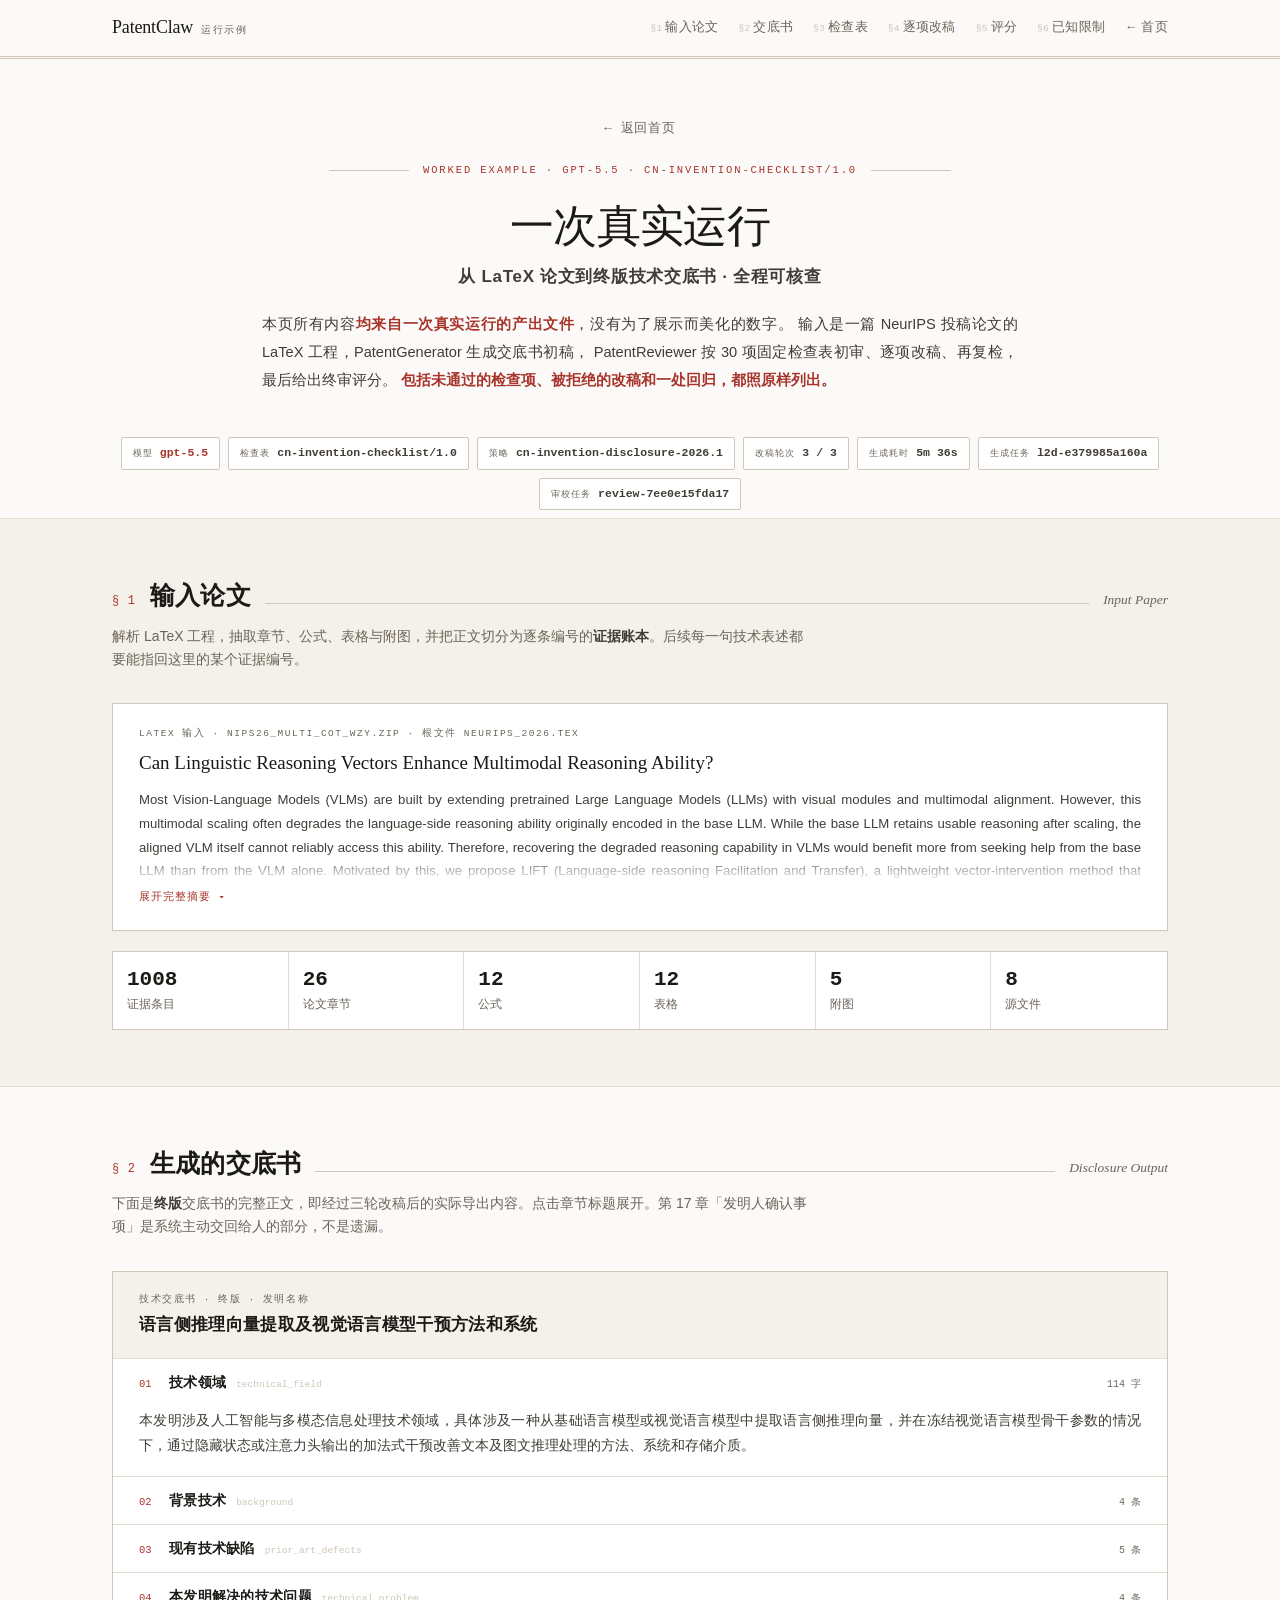
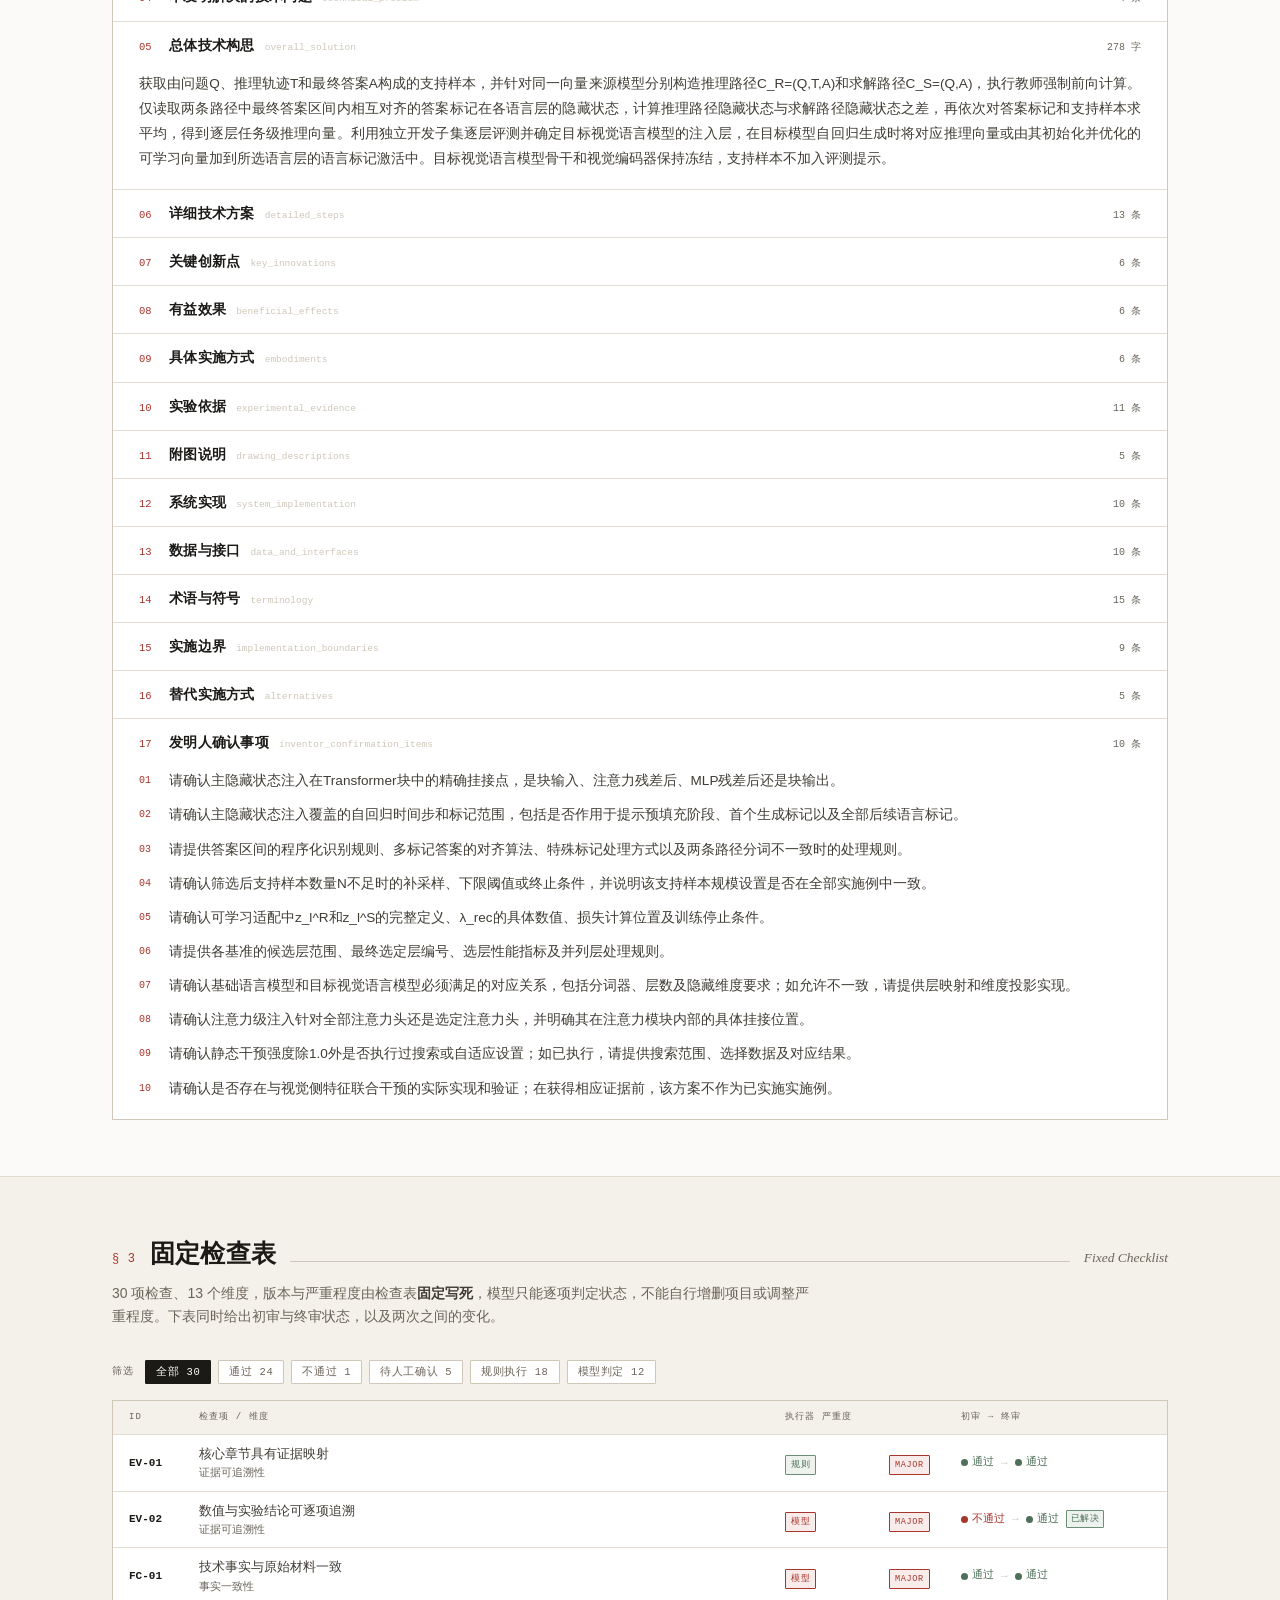
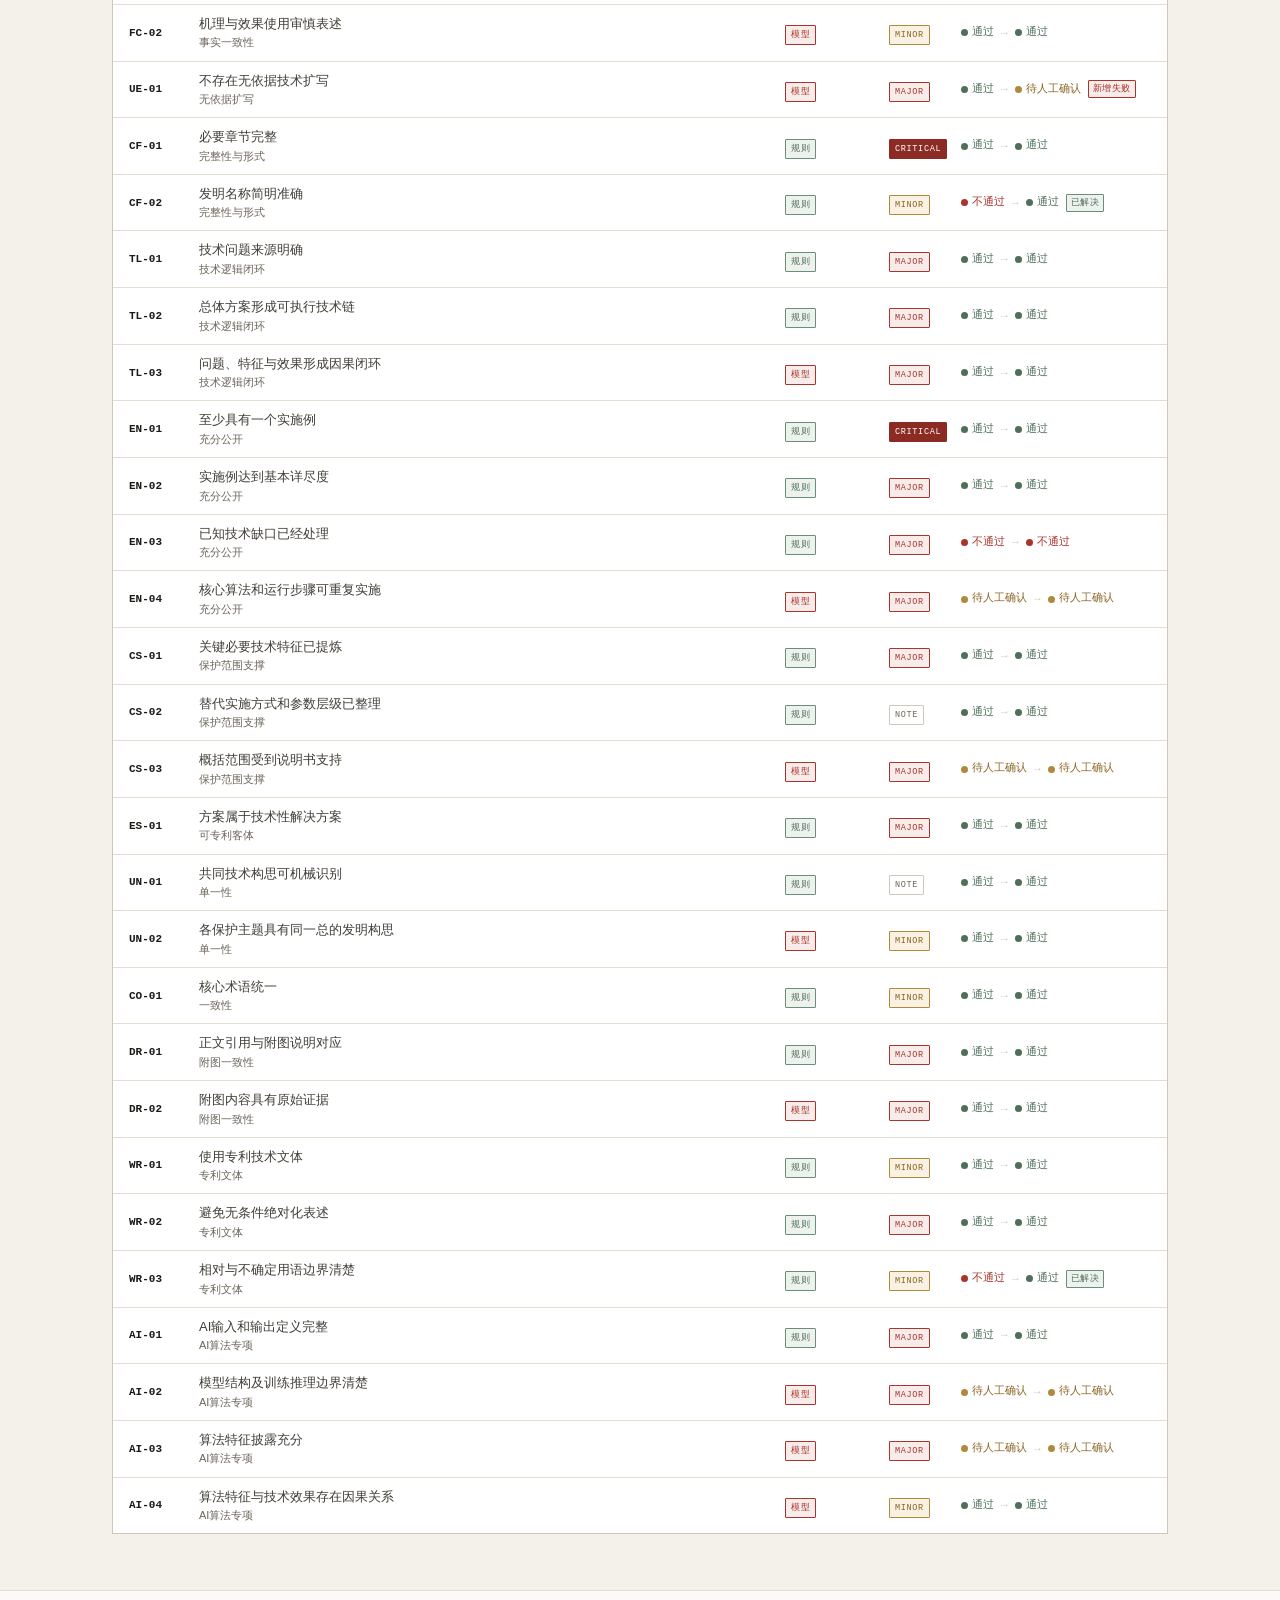
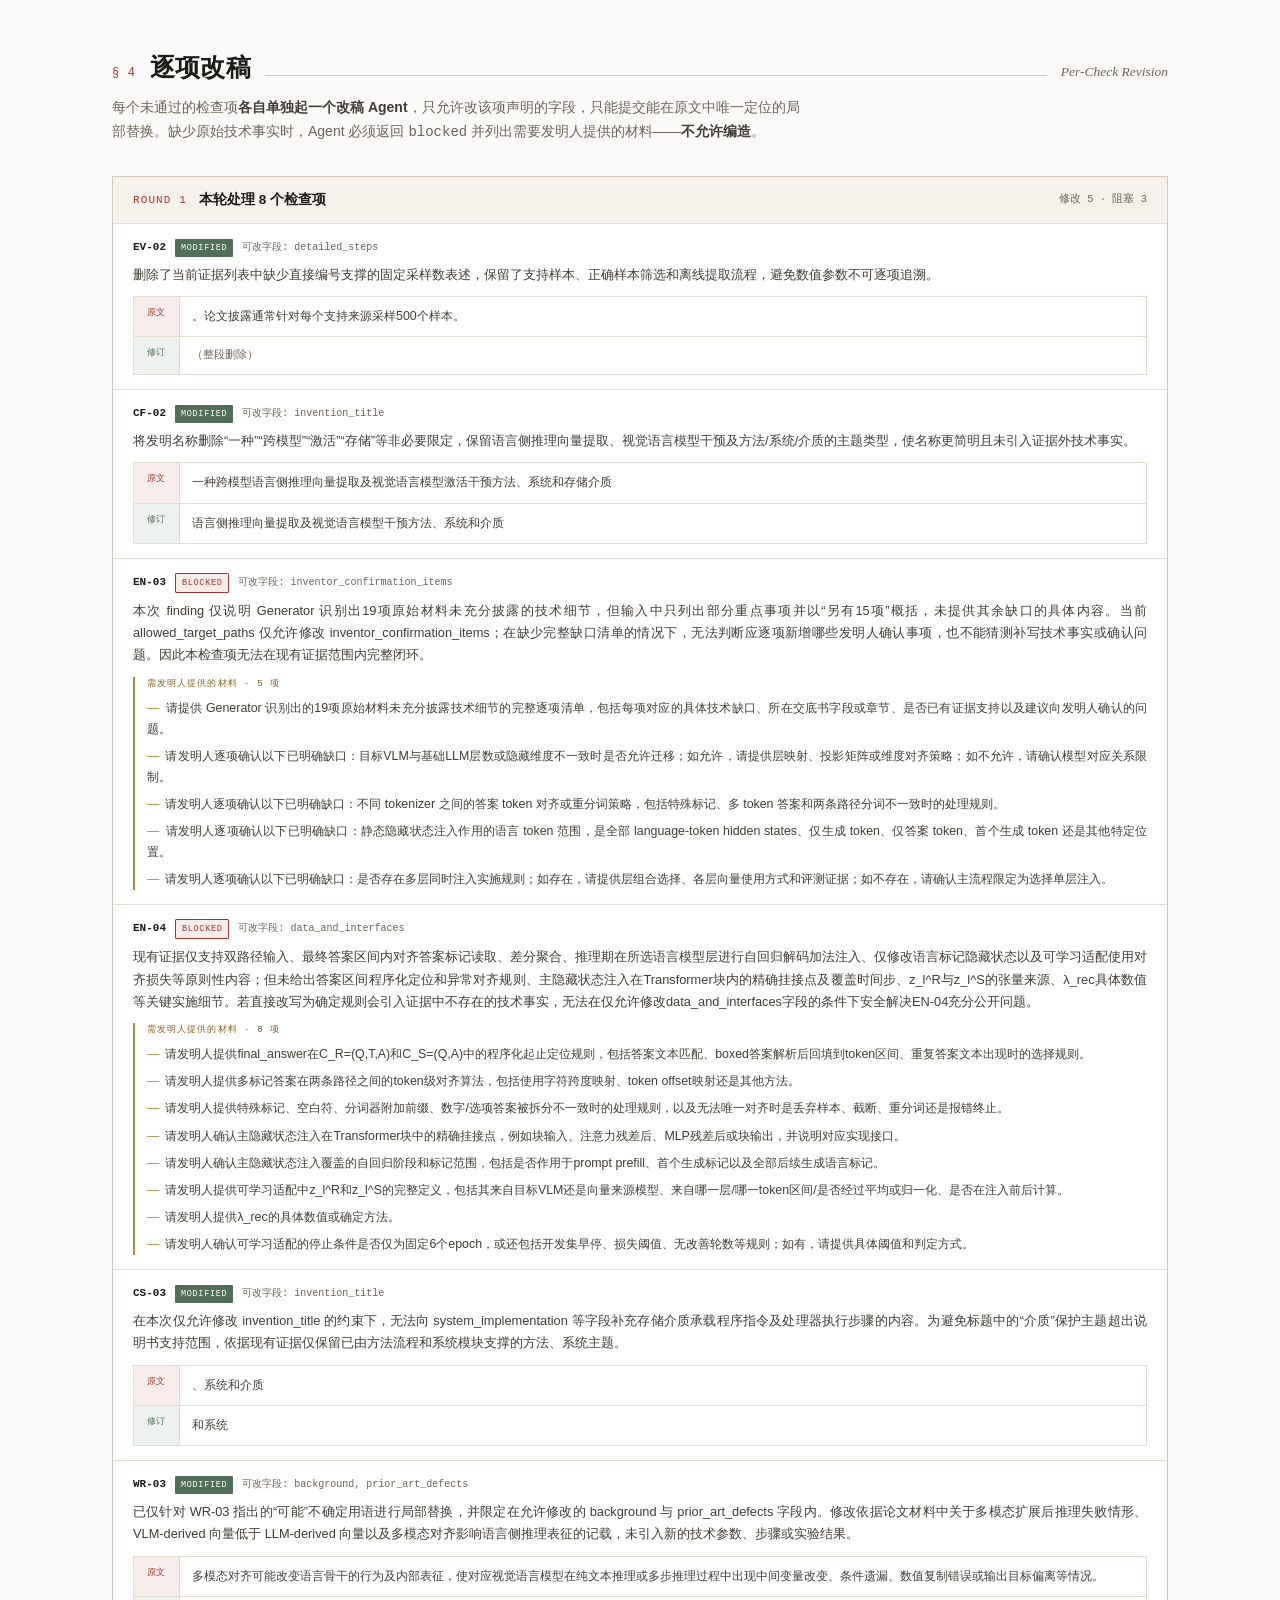
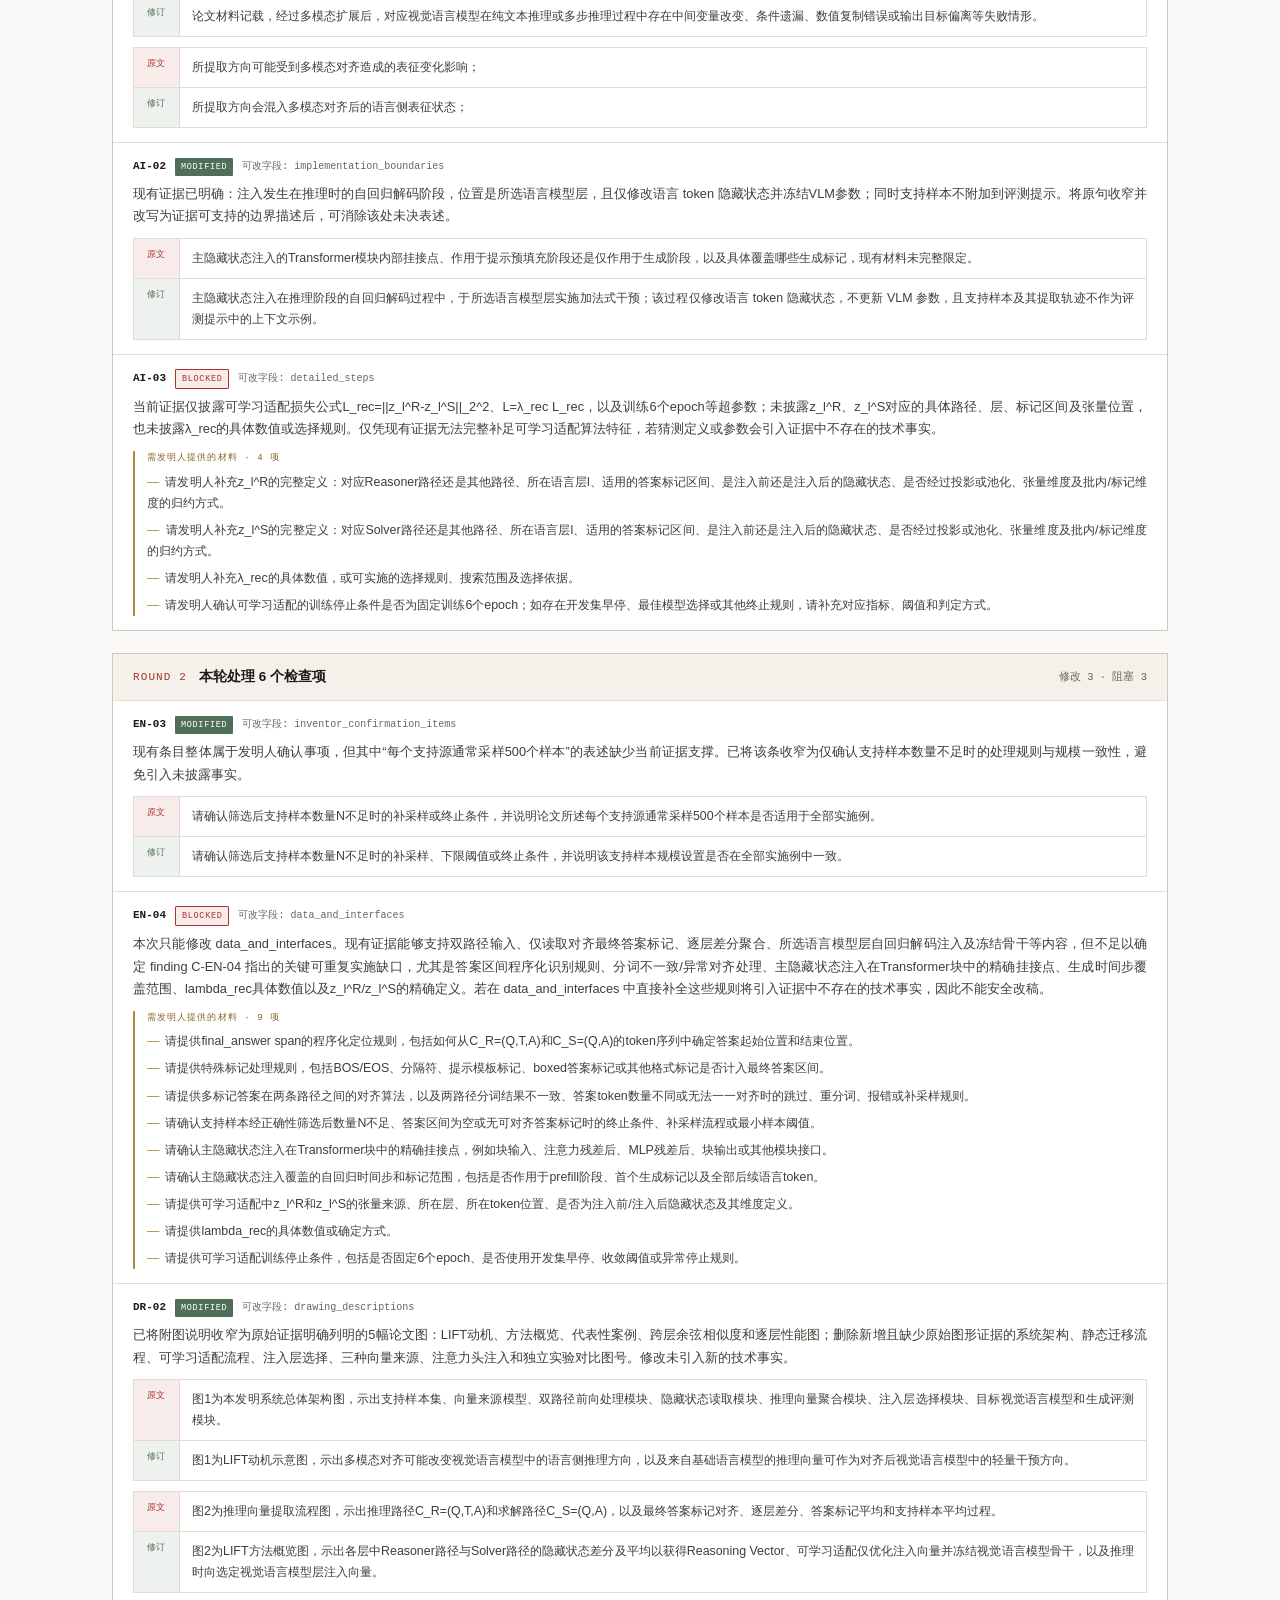
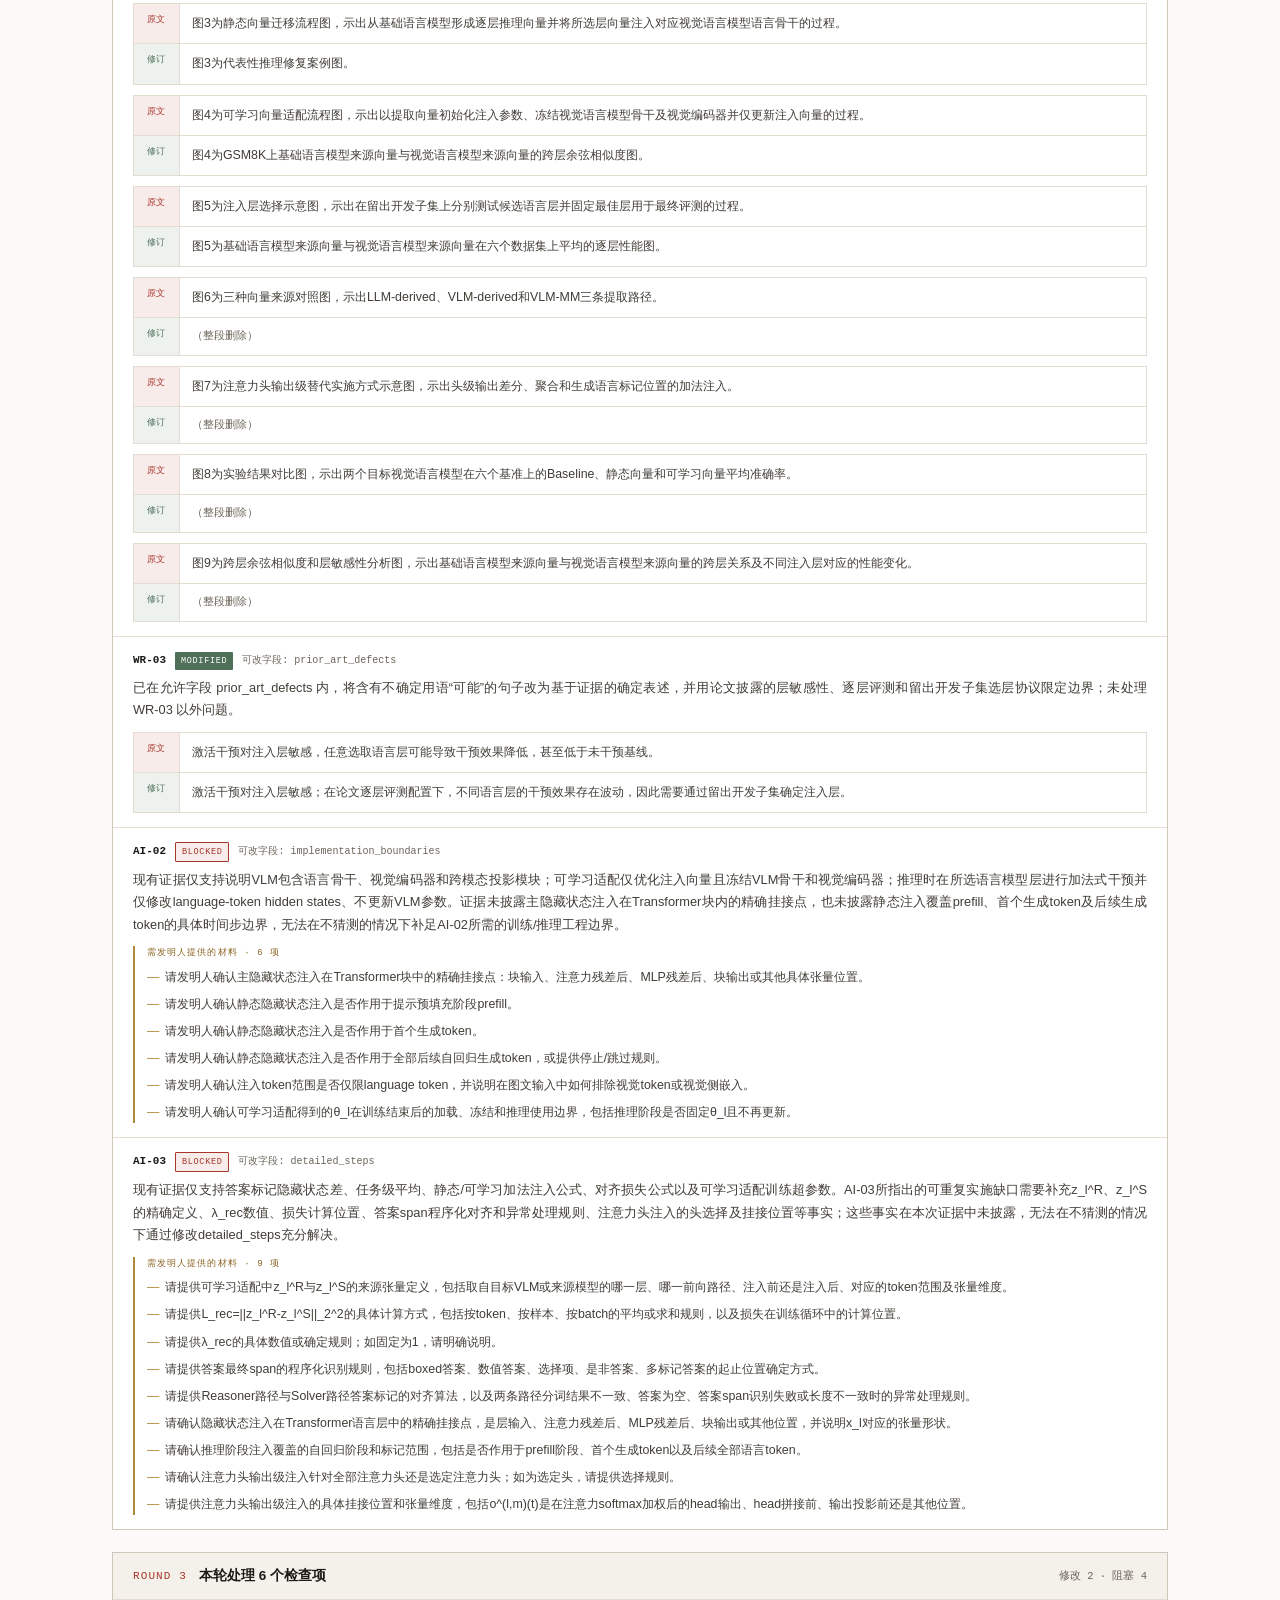
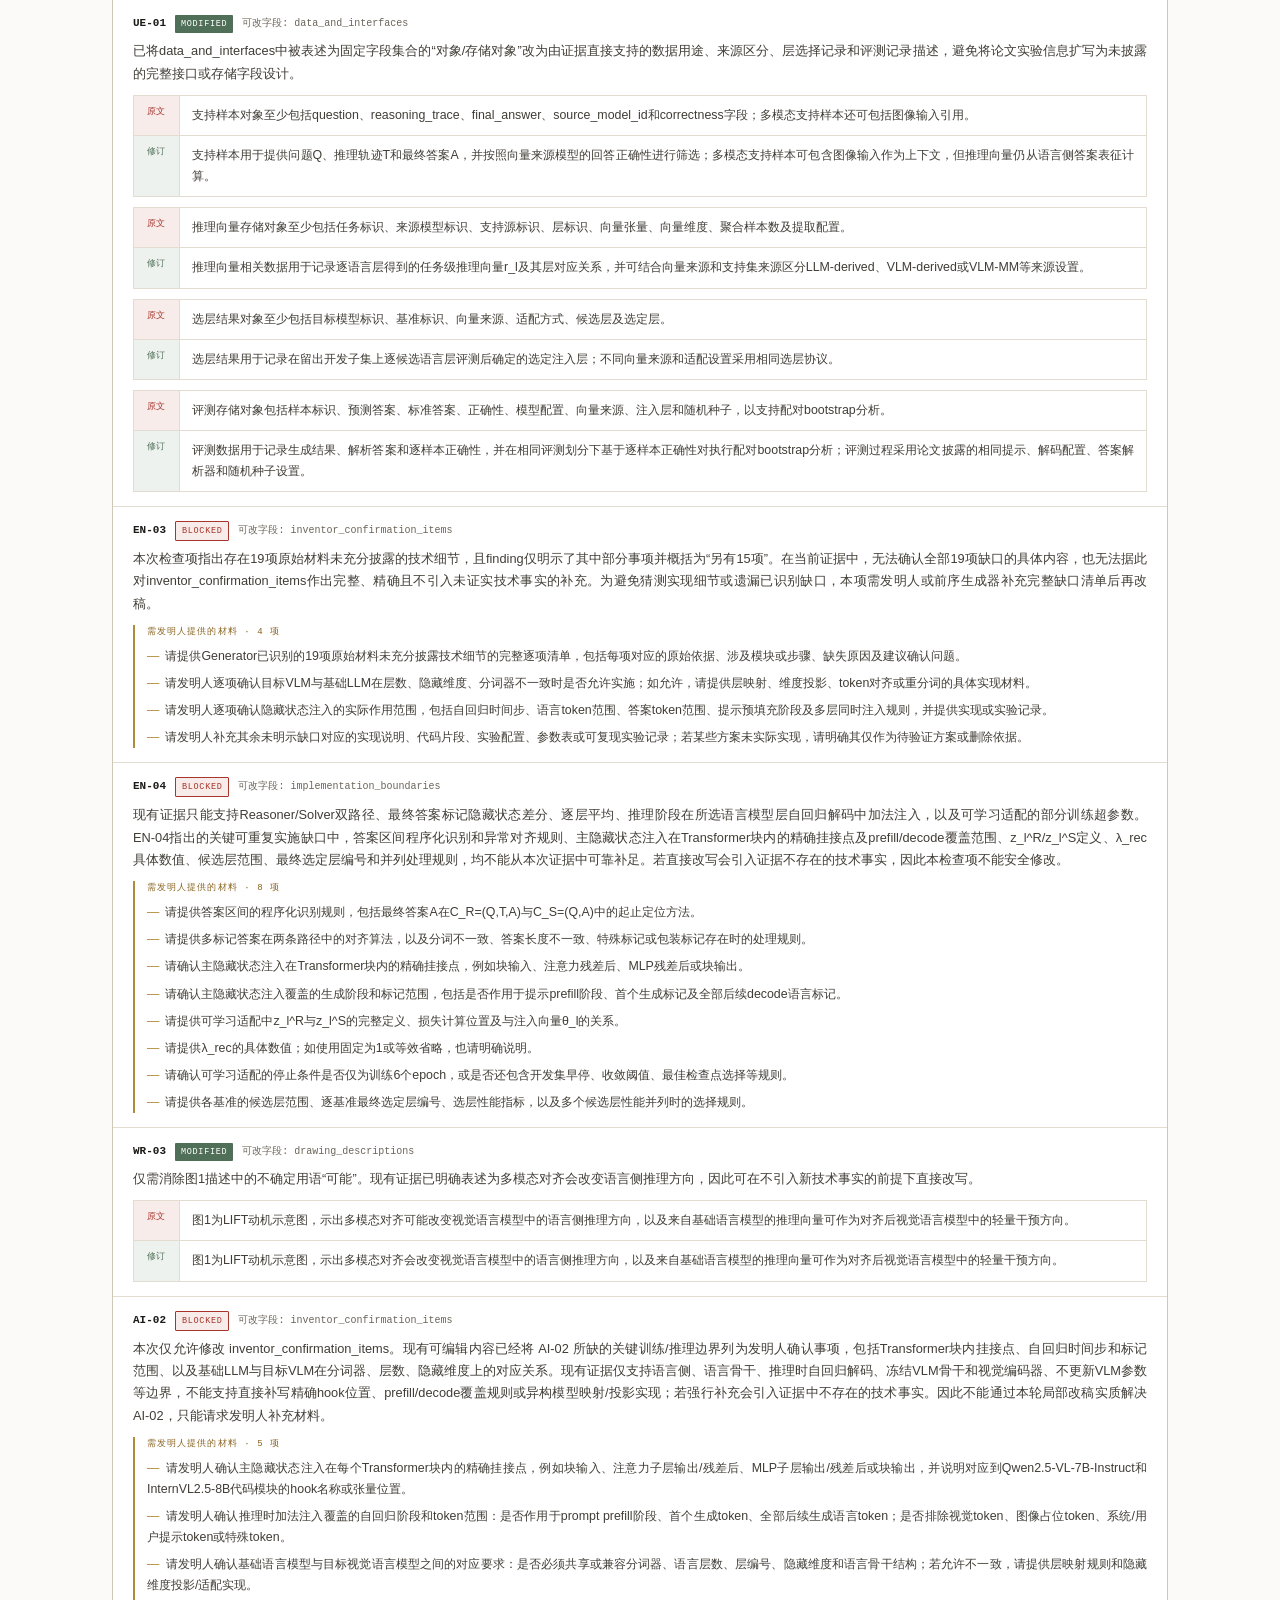
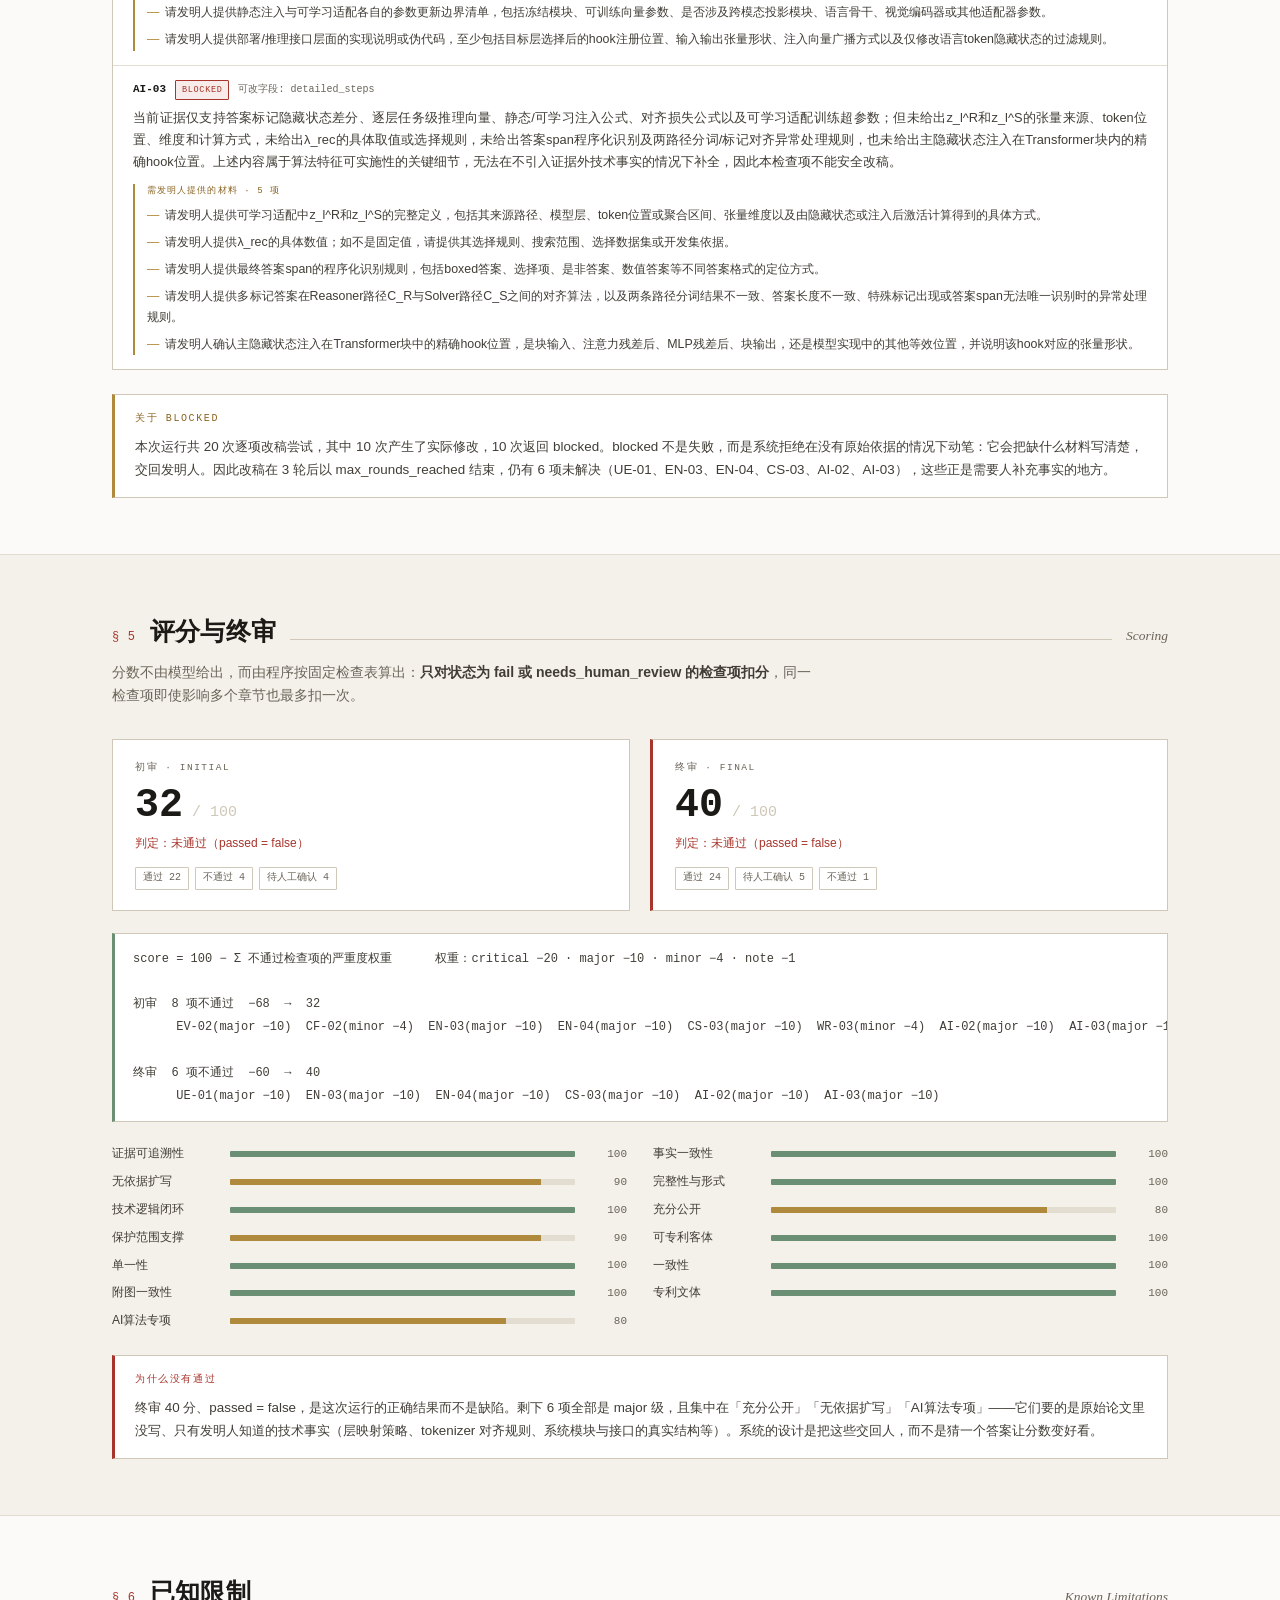
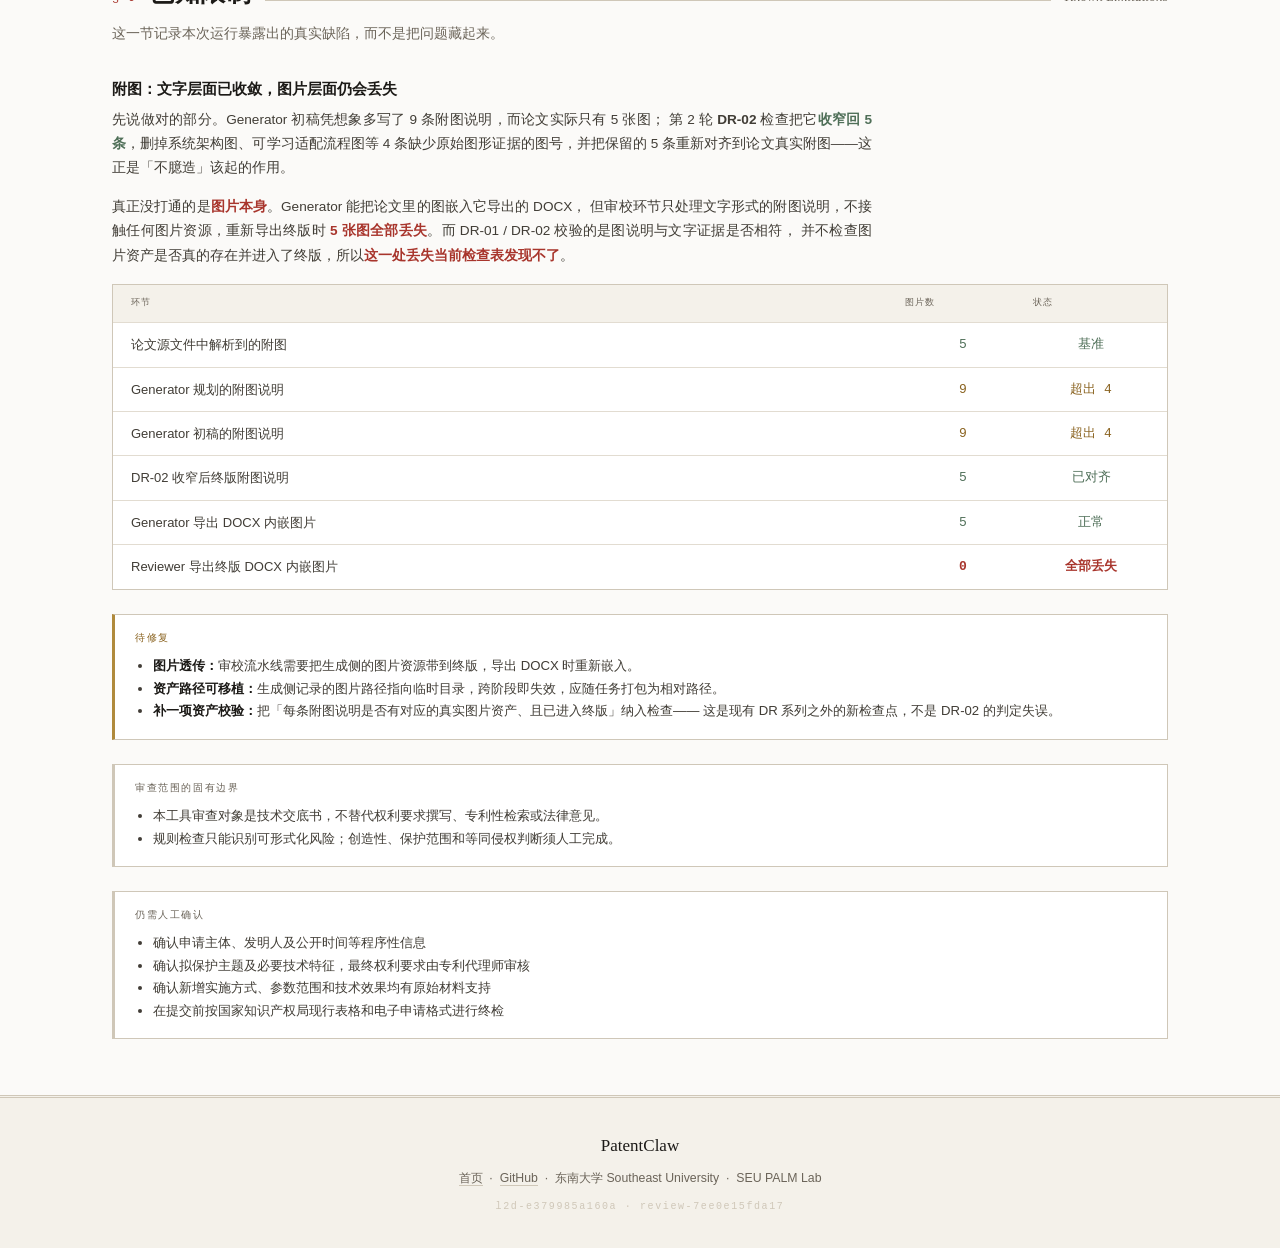
<file: web/example.html>
<!DOCTYPE html>
<html lang="zh-CN">
<head>
  <meta charset="UTF-8">
  <meta name="viewport" content="width=device-width, initial-scale=1.0">
  <title>示例 · 一次真实运行 — PatentClaw🦞</title>
  <meta name="description" content="PatentClaw 在一篇 NeurIPS 投稿论文上的完整运行记录：交底书初稿、30 项固定检查表初审、三轮逐项改稿与终审评分，全部为真实产出数据。">
  <meta property="og:title" content="PatentClaw 示例 · 一次真实运行">
  <meta property="og:description" content="从 LaTeX 论文到终版交底书的完整可核查记录">
  <meta property="og:type" content="article">
  <link rel="icon" href="data:image/svg+xml,<svg xmlns='http://www.w3.org/2000/svg' viewBox='0 0 100 100'><text y='.9em' font-size='90'>%F0%9F%A6%9E</text></svg>">
  <link rel="stylesheet" href="style.css">
  <style>
    /* 数据密度比首页高，章节间距收紧一档（公共表里是 64px） */
    section { padding: 56px 0; }

    /* ══════════════════════ HERO ══════════════════════ */
    .hero { max-width: 820px; margin: 0 auto; padding: 56px 32px 34px; text-align: center; }
    .hero-eyebrow { display: flex; align-items: center; gap: 14px; justify-content: center; margin-bottom: 24px; }
    .hero h1 {
      font-family: var(--font-serif);
      font-size: clamp(30px, 4.8vw, 44px);
      font-weight: 400; letter-spacing: -.015em; line-height: 1.1; margin-bottom: 12px;
    }
    .hero-cn {
      font-size: clamp(15px, 2.2vw, 17px); font-weight: 650;
      letter-spacing: .04em; color: var(--ink-2); margin-bottom: 20px;
    }
    .hero-lead {
      font-size: 14.6px; line-height: 1.9; color: var(--ink-2);
      text-align: justify; margin-bottom: 8px;
    }
    .hero-lead b { color: var(--seal); font-weight: 650; }
    .backlink {
      display: inline-flex; align-items: center; gap: 6px; margin-bottom: 22px;
      font-size: 12.5px; color: var(--muted); text-decoration: none;
      font-family: var(--font-mono); letter-spacing: .06em;
    }
    .backlink:hover { color: var(--seal); }

    /* 运行元信息 */
    .runbar {
      max-width: var(--max-wide); margin: 0 auto 8px; padding: 0 32px;
      display: flex; flex-wrap: wrap; gap: 8px; justify-content: center;
    }
    .rchip {
      display: inline-flex; align-items: baseline; gap: 7px;
      border: 1px solid var(--rule-2); background: var(--sheet);
      padding: 6px 11px; border-radius: 2px;
    }
    .rchip-k {
      font-family: var(--font-mono); font-size: 9px; letter-spacing: .12em;
      text-transform: uppercase; color: var(--muted);
    }
    .rchip-v { font-family: var(--font-mono); font-size: 11.5px; font-weight: 600; color: var(--ink-2); }
    .rchip-v.seal { color: var(--seal); }

    /* ── 统计格 ── */
    .stats { display: grid; grid-template-columns: repeat(6, 1fr); gap: 0; border: 1px solid var(--rule-2); background: var(--sheet); }
    .stat { padding: 15px 14px; border-right: 1px solid var(--rule); }
    .stat:last-child { border-right: none; }
    .stat-v { font-family: var(--font-mono); font-size: 21px; font-weight: 600; color: var(--ink); line-height: 1.2; }
    .stat-k { font-size: 11.5px; color: var(--muted); margin-top: 3px; }
    @media (max-width: 860px) {
      .stats { grid-template-columns: repeat(3, 1fr); }
      .stat { border-bottom: 1px solid var(--rule); }
      .stat:nth-child(3n) { border-right: none; }
    }
    @media (max-width: 480px) { .stats { grid-template-columns: repeat(2, 1fr); } .stat:nth-child(3n) { border-right: 1px solid var(--rule); } .stat:nth-child(2n) { border-right: none; } }

    /* ── 论文卡 ── */
    .paper-card { border: 1px solid var(--rule-2); background: var(--sheet); padding: 22px 26px; margin-bottom: 20px; }
    .paper-kicker {
      font-family: var(--font-mono); font-size: 9.5px; letter-spacing: .16em;
      text-transform: uppercase; color: var(--muted); margin-bottom: 8px;
    }
    .paper-title { font-family: var(--font-serif); font-size: 19px; line-height: 1.4; margin-bottom: 12px; }
    .paper-abs {
      font-size: 13.2px; line-height: 1.8; color: var(--ink-2); text-align: justify;
      max-height: 7.2em; overflow: hidden; position: relative; transition: max-height .3s;
    }
    .paper-abs.open { max-height: 200em; }
    .paper-abs::after {
      content: ''; position: absolute; left: 0; right: 0; bottom: 0; height: 2.4em;
      background: linear-gradient(transparent, var(--sheet)); pointer-events: none;
    }
    .paper-abs.open::after { display: none; }
    .more {
      background: none; border: none; cursor: pointer; padding: 6px 0 0;
      font-family: var(--font-mono); font-size: 10.5px; letter-spacing: .1em;
      color: var(--seal); text-transform: uppercase;
    }
    .more:hover { color: var(--seal-dark); text-decoration: underline; }

    /* ── 通用小标签 ── */
    .tag {
      display: inline-block; font-family: var(--font-mono);
      font-size: 8.5px; letter-spacing: .08em; text-transform: uppercase;
      padding: 2px 5px; border: 1px solid var(--rule-2); color: var(--muted);
      border-radius: 1px; white-space: nowrap;
    }
    .tag.rule { color: var(--jade); border-color: var(--jade-line); background: var(--jade-tint); }
    .tag.llm { color: var(--seal); border-color: var(--seal); background: var(--seal-tint); }
    /* 严重度用 sev- 前缀，避免与下方 .note 提示块的类名相撞 */
    .tag.sev-critical { color: #fff; background: var(--seal-dark); border-color: var(--seal-dark); }
    .tag.sev-major { color: var(--seal); border-color: var(--seal); background: var(--seal-tint); }
    .tag.sev-minor { color: var(--ochre); border-color: var(--ochre-line); background: var(--ochre-tint); }
    .tag.sev-note { color: var(--muted); }

    .st { display: inline-flex; align-items: center; gap: 4px; font-family: var(--font-mono); font-size: 10.5px; white-space: nowrap; }
    .st::before { content: ''; width: 7px; height: 7px; border-radius: 50%; flex-shrink: 0; }
    .st.pass { color: var(--jade); } .st.pass::before { background: var(--jade); }
    .st.fail { color: var(--seal); } .st.fail::before { background: var(--seal); }
    .st.nhr  { color: var(--ochre); } .st.nhr::before { background: var(--ochre-line); }
    .st.na   { color: var(--muted); } .st.na::before { background: var(--rule-2); }

    /* ── 交底书阅读器 ── */
    .disc { border: 1px solid var(--rule-2); background: var(--sheet); }
    .disc-title-row {
      padding: 20px 26px; border-bottom: 1px solid var(--rule); background: var(--paper-2);
    }
    .disc-label { font-family: var(--font-mono); font-size: 9.5px; letter-spacing: .16em; text-transform: uppercase; color: var(--muted); margin-bottom: 6px; }
    .disc-title { font-size: 17px; font-weight: 700; letter-spacing: .02em; line-height: 1.45; }
    details.dsec { border-bottom: 1px solid var(--rule); }
    details.dsec:last-child { border-bottom: none; }
    details.dsec > summary {
      padding: 12px 26px; cursor: pointer; list-style: none;
      display: flex; align-items: baseline; gap: 10px;
      transition: background .14s;
    }
    details.dsec > summary::-webkit-details-marker { display: none; }
    details.dsec > summary:hover { background: var(--paper-2); }
    .dsec-no { font-family: var(--font-mono); font-size: 10.5px; color: var(--seal); flex-shrink: 0; width: 20px; }
    .dsec-name { font-size: 14px; font-weight: 650; letter-spacing: .02em; }
    .dsec-key { font-family: var(--font-mono); font-size: 9.5px; color: var(--rule-2); }
    .dsec-count { font-family: var(--font-mono); font-size: 10px; color: var(--muted); margin-left: auto; flex-shrink: 0; }
    .dsec-body { padding: 2px 26px 18px; }
    .dsec-body p { font-size: 13.6px; line-height: 1.85; color: var(--ink-2); text-align: justify; }
    .dsec-body ol { margin: 0; padding-left: 0; list-style: none; counter-reset: it; }
    .dsec-body ol li {
      counter-increment: it; position: relative; padding-left: 30px;
      font-size: 13.6px; line-height: 1.85; color: var(--ink-2); text-align: justify;
    }
    .dsec-body ol li + li { margin-top: 9px; }
    .dsec-body ol li::before {
      content: counter(it, decimal-leading-zero); position: absolute; left: 0; top: 0;
      font-family: var(--font-mono); font-size: 10px; color: var(--seal); padding-top: 4px;
    }

    /* ── 检查表 ── */
    .filters { display: flex; flex-wrap: wrap; gap: 7px; margin-bottom: 16px; align-items: center; }
    .filters-lab { font-family: var(--font-mono); font-size: 9.5px; letter-spacing: .12em; text-transform: uppercase; color: var(--muted); margin-right: 4px; }
    .fbtn {
      font-family: var(--font-mono); font-size: 10.5px; letter-spacing: .06em;
      padding: 4px 10px; border: 1px solid var(--rule-2); background: var(--sheet);
      color: var(--muted); cursor: pointer; border-radius: 1px; transition: all .14s;
    }
    .fbtn:hover { border-color: var(--ink-2); color: var(--ink-2); }
    .fbtn.on { background: var(--ink); border-color: var(--ink); color: var(--paper); }

    .ctable { border: 1px solid var(--rule-2); background: var(--sheet); }
    .crow {
      display: grid; grid-template-columns: 58px 1fr 92px 60px 190px;
      gap: 0 12px; align-items: center;
      padding: 9px 16px; border-bottom: 1px solid var(--rule);
    }
    .crow:last-child { border-bottom: none; }
    .crow.head {
      background: var(--paper-2); font-family: var(--font-mono);
      font-size: 9px; letter-spacing: .12em; text-transform: uppercase; color: var(--muted);
    }
    .crow.hide { display: none; }
    .crow-id { font-family: var(--font-mono); font-size: 11px; font-weight: 600; color: var(--ink); }
    .crow-title { font-size: 13px; color: var(--ink-2); line-height: 1.5; }
    .crow-dim { font-size: 11px; color: var(--muted); }
    .crow-trans { display: flex; align-items: center; gap: 7px; }
    .arrow { font-family: var(--font-mono); font-size: 11px; color: var(--rule-2); }
    .res {
      font-family: var(--font-mono); font-size: 8.5px; letter-spacing: .06em;
      padding: 1px 4px; border-radius: 1px; border: 1px solid var(--rule-2); color: var(--muted);
    }
    .res.resolved { color: var(--jade); border-color: var(--jade-line); background: var(--jade-tint); }
    .res.regressed, .res.new_failure { color: var(--seal); border-color: var(--seal); background: var(--seal-tint); }
    @media (max-width: 900px) {
      .crow { grid-template-columns: 52px 1fr; row-gap: 6px; }
      .crow.head { display: none; }
      .crow-dim, .crow-tags { grid-column: 2; }
      .crow-trans { grid-column: 2; }
    }

    /* ── 评分 ── */
    .scorewrap { display: grid; grid-template-columns: 1fr 1fr; gap: 20px; margin-bottom: 22px; }
    @media (max-width: 720px) { .scorewrap { grid-template-columns: 1fr; } }
    .scard { border: 1px solid var(--rule-2); background: var(--sheet); padding: 20px 22px; }
    .scard.final { border-left: 3px solid var(--seal); }
    .scard-k { font-family: var(--font-mono); font-size: 9.5px; letter-spacing: .16em; text-transform: uppercase; color: var(--muted); margin-bottom: 10px; }
    .scard-n { font-family: var(--font-mono); font-size: 40px; font-weight: 600; line-height: 1; color: var(--ink); }
    .scard-n small { font-size: 15px; color: var(--rule-2); font-weight: 400; }
    .scard-verdict { font-size: 12px; margin-top: 8px; }
    .scard-verdict.no { color: var(--seal); }
    .sbreak { display: flex; gap: 6px; margin-top: 14px; flex-wrap: wrap; }
    .sbit { font-family: var(--font-mono); font-size: 10px; padding: 2px 7px; border: 1px solid var(--rule-2); border-radius: 1px; color: var(--muted); }

    .formula {
      font-family: var(--font-mono); font-size: 12px; color: var(--ink-2);
      background: var(--sheet); border: 1px solid var(--rule-2);
      border-left: 3px solid var(--jade-line); padding: 14px 18px; line-height: 1.9;
      overflow-x: auto; white-space: pre;
    }

    /* 维度条 */
    .dims { display: grid; grid-template-columns: repeat(2, 1fr); gap: 8px 26px; margin-top: 22px; }
    @media (max-width: 720px) { .dims { grid-template-columns: 1fr; } }
    .dim { display: grid; grid-template-columns: 108px 1fr 42px; gap: 10px; align-items: center; }
    .dim-n { font-size: 12px; color: var(--ink-2); }
    .dim-track { height: 6px; background: var(--rule); border-radius: 1px; overflow: hidden; }
    .dim-fill { height: 100%; background: var(--jade-line); }
    .dim-fill.low { background: var(--ochre-line); }
    .dim-v { font-family: var(--font-mono); font-size: 11px; color: var(--muted); text-align: right; }

    /* ── 改稿轮次 ── */
    .rounds { display: flex; flex-direction: column; gap: 22px; }
    .round { border: 1px solid var(--rule-2); background: var(--sheet); }
    .round-h {
      display: flex; align-items: center; gap: 12px; flex-wrap: wrap;
      padding: 12px 20px; border-bottom: 1px solid var(--rule); background: var(--paper-2);
    }
    .round-no { font-family: var(--font-mono); font-size: 11px; letter-spacing: .1em; color: var(--seal); }
    .round-t { font-size: 13.5px; font-weight: 650; }
    .round-meta { margin-left: auto; font-family: var(--font-mono); font-size: 10.5px; color: var(--muted); }
    .att { padding: 14px 20px; border-bottom: 1px solid var(--rule); }
    .att:last-child { border-bottom: none; }
    .att-h { display: flex; align-items: baseline; gap: 9px; flex-wrap: wrap; margin-bottom: 7px; }
    .att-id { font-family: var(--font-mono); font-size: 11px; font-weight: 600; color: var(--ink); }
    .att-out {
      font-family: var(--font-mono); font-size: 8.5px; letter-spacing: .08em; text-transform: uppercase;
      padding: 2px 6px; border-radius: 1px;
    }
    .att-out.modified { color: #fff; background: var(--jade); }
    .att-out.blocked { color: var(--seal); border: 1px solid var(--seal); background: var(--seal-tint); }
    .att-scope { font-family: var(--font-mono); font-size: 10px; color: var(--muted); }
    .att-reason { font-size: 12.8px; line-height: 1.75; color: var(--ink-2); text-align: justify; }
    .diff { margin-top: 10px; border: 1px solid var(--rule); }
    .diff-r { display: grid; grid-template-columns: 46px 1fr; gap: 0; }
    .diff-r + .diff-r { border-top: 1px solid var(--rule); }
    .diff-k {
      font-family: var(--font-mono); font-size: 9px; letter-spacing: .08em; text-transform: uppercase;
      padding: 9px 8px; text-align: center; border-right: 1px solid var(--rule);
    }
    .diff-r.before .diff-k { color: var(--seal); background: var(--seal-tint); }
    .diff-r.after  .diff-k { color: var(--jade); background: var(--jade-tint); }
    .diff-t { padding: 9px 12px; font-size: 12.4px; line-height: 1.7; color: var(--ink-2); text-align: justify; }
    .diff-t.empty { color: var(--muted); font-family: var(--font-mono); font-size: 11px; }
    .needs { margin-top: 10px; padding-left: 12px; border-left: 2px solid var(--ochre-line); }
    .needs-h { font-family: var(--font-mono); font-size: 9px; letter-spacing: .12em; text-transform: uppercase; color: var(--ochre); margin-bottom: 6px; }
    .needs li { font-size: 12.4px; line-height: 1.7; color: var(--ink-2); list-style: none; text-align: justify; }
    .needs li + li { margin-top: 6px; }
    .needs li::before { content: '—'; color: var(--ochre-line); margin-right: 6px; }

    /* ── 图片链路表 ── */
    .figtable { border: 1px solid var(--rule-2); background: var(--sheet); }
    .figrow { display: grid; grid-template-columns: 1fr 116px 116px; gap: 12px; align-items: center; padding: 11px 18px; border-bottom: 1px solid var(--rule); }
    .figrow:last-child { border-bottom: none; }
    .figrow.head { background: var(--paper-2); font-family: var(--font-mono); font-size: 9px; letter-spacing: .12em; text-transform: uppercase; color: var(--muted); }
    .figrow-n { font-size: 13px; color: var(--ink-2); }
    .figrow-v { font-family: var(--font-mono); font-size: 13px; text-align: center; }
    .figrow-v.ok { color: var(--jade); }
    .figrow-v.warn { color: var(--ochre); }
    .figrow-v.bad { color: var(--seal); font-weight: 600; }
    @media (max-width: 640px) { .figrow { grid-template-columns: 1fr 70px 70px; } }

    .nodata { padding: 40px; text-align: center; color: var(--seal); font-family: var(--font-mono); font-size: 12.5px; }
  </style>
</head>
<body>

<!-- ══════════════════════ NAV ══════════════════════ -->
<nav>
  <div class="nav-inner">
    <a href="index.html" class="nav-brand">
      <span class="nav-brand-name">PatentClaw</span>
      <span class="nav-brand-sub">运行示例</span>
    </a>
    <div class="nav-links">
      <a href="#source"><span class="nav-no">§1</span>输入论文</a>
      <a href="#disclosure"><span class="nav-no">§2</span>交底书</a>
      <a href="#checklist"><span class="nav-no">§3</span>检查表</a>
      <a href="#revision"><span class="nav-no">§4</span>逐项改稿</a>
      <a href="#score"><span class="nav-no">§5</span>评分</a>
      <a href="#limits"><span class="nav-no">§6</span>已知限制</a>
      <a href="index.html" class="nav-keep">← 首页</a>
    </div>
  </div>
</nav>

<!-- ══════════════════════ HERO ══════════════════════ -->
<div class="hero">
  <a href="index.html" class="backlink">← 返回首页</a>
  <div class="hero-eyebrow"><span class="eyebrow" id="hero-eyebrow">Worked Example · Real Run</span></div>

  <h1>一次真实运行</h1>
  <div class="hero-cn">从 LaTeX 论文到终版技术交底书 · 全程可核查</div>

  <p class="hero-lead">
    本页所有内容<b>均来自一次真实运行的产出文件</b>，没有为了展示而美化的数字。
    输入是一篇 NeurIPS 投稿论文的 LaTeX 工程，PatentGenerator 生成交底书初稿，
    PatentReviewer 按 30 项固定检查表初审、逐项改稿、再复检，最后给出终审评分。
    <b>包括未通过的检查项、被拒绝的改稿和一处回归，都照原样列出。</b>
  </p>
</div>

<div class="runbar" id="runbar"></div>

<!-- ══════════════════════ § 1 输入论文 ══════════════════════ -->
<section id="source" class="tint">
  <div class="container-wide">
    <div class="sec-head">
      <span class="sec-no">§ 1</span>
      <h2 class="sec-title">输入论文</h2>
      <span class="sec-rule"></span>
      <span class="sec-en">Input Paper</span>
    </div>
    <p class="sec-desc">解析 LaTeX 工程，抽取章节、公式、表格与附图，并把正文切分为逐条编号的<b>证据账本</b>。后续每一句技术表述都要能指回这里的某个证据编号。</p>

    <div class="paper-card" id="paper-card"></div>
    <div class="stats" id="source-stats"></div>
  </div>
</section>

<!-- ══════════════════════ § 2 交底书 ══════════════════════ -->
<section id="disclosure">
  <div class="container-wide">
    <div class="sec-head">
      <span class="sec-no">§ 2</span>
      <h2 class="sec-title">生成的交底书</h2>
      <span class="sec-rule"></span>
      <span class="sec-en">Disclosure Output</span>
    </div>
    <p class="sec-desc">下面是<b>终版</b>交底书的完整正文，即经过三轮改稿后的实际导出内容。点击章节标题展开。第 17 章「发明人确认事项」是系统主动交回给人的部分，不是遗漏。</p>

    <div class="disc" id="disc"></div>
  </div>
</section>

<!-- ══════════════════════ § 3 固定检查表 ══════════════════════ -->
<section id="checklist" class="tint">
  <div class="container-wide">
    <div class="sec-head">
      <span class="sec-no">§ 3</span>
      <h2 class="sec-title">固定检查表</h2>
      <span class="sec-rule"></span>
      <span class="sec-en">Fixed Checklist</span>
    </div>
    <p class="sec-desc">30 项检查、13 个维度，版本与严重程度由检查表<b>固定写死</b>，模型只能逐项判定状态，不能自行增删项目或调整严重程度。下表同时给出初审与终审状态，以及两次之间的变化。</p>

    <div class="filters" id="cfilters"></div>
    <div class="ctable" id="ctable"></div>
  </div>
</section>

<!-- ══════════════════════ § 4 逐项改稿 ══════════════════════ -->
<section id="revision">
  <div class="container-wide">
    <div class="sec-head">
      <span class="sec-no">§ 4</span>
      <h2 class="sec-title">逐项改稿</h2>
      <span class="sec-rule"></span>
      <span class="sec-en">Per-Check Revision</span>
    </div>
    <p class="sec-desc">每个未通过的检查项<b>各自单独起一个改稿 Agent</b>，只允许改该项声明的字段，只能提交能在原文中唯一定位的局部替换。缺少原始技术事实时，Agent 必须返回 <code>blocked</code> 并列出需要发明人提供的材料——<b>不允许编造</b>。</p>

    <div class="rounds" id="rounds"></div>

    <div class="note warn">
      <div class="note-h">关于 blocked</div>
      <p id="blocked-note"></p>
    </div>
  </div>
</section>

<!-- ══════════════════════ § 5 评分 ══════════════════════ -->
<section id="score" class="tint">
  <div class="container-wide">
    <div class="sec-head">
      <span class="sec-no">§ 5</span>
      <h2 class="sec-title">评分与终审</h2>
      <span class="sec-rule"></span>
      <span class="sec-en">Scoring</span>
    </div>
    <p class="sec-desc">分数不由模型给出，而由程序按固定检查表算出：<b>只对状态为 fail 或 needs_human_review 的检查项扣分</b>，同一检查项即使影响多个章节也最多扣一次。</p>

    <div class="scorewrap" id="scorewrap"></div>
    <div class="formula" id="formula"></div>
    <div class="dims" id="dims"></div>

    <div class="note">
      <div class="note-h">为什么没有通过</div>
      <p id="verdict-note"></p>
    </div>
  </div>
</section>

<!-- ══════════════════════ § 6 已知限制 ══════════════════════ -->
<section id="limits">
  <div class="container-wide">
    <div class="sec-head">
      <span class="sec-no">§ 6</span>
      <h2 class="sec-title">已知限制</h2>
      <span class="sec-rule"></span>
      <span class="sec-en">Known Limitations</span>
    </div>
    <p class="sec-desc">这一节记录本次运行暴露出的真实缺陷，而不是把问题藏起来。</p>

    <h3 style="font-size:15px;font-weight:700;margin-bottom:6px;">附图：文字层面已收敛，图片层面仍会丢失</h3>
    <p style="font-size:13.6px;color:var(--ink-2);line-height:1.8;margin-bottom:14px;max-width:760px;text-align:justify;">
      先说做对的部分。Generator 初稿凭想象多写了 9 条附图说明，而论文实际只有 5 张图；
      第 2 轮 <b>DR-02</b> 检查把它<b style="color:var(--jade)">收窄回 5 条</b>，删掉系统架构图、可学习适配流程图等
      4 条缺少原始图形证据的图号，并把保留的 5 条重新对齐到论文真实附图——这正是「不臆造」该起的作用。
    </p>
    <p style="font-size:13.6px;color:var(--ink-2);line-height:1.8;margin-bottom:16px;max-width:760px;text-align:justify;">
      真正没打通的是<b style="color:var(--seal)">图片本身</b>。Generator 能把论文里的图嵌入它导出的 DOCX，
      但审校环节只处理文字形式的附图说明，不接触任何图片资源，重新导出终版时
      <b style="color:var(--seal)">5 张图全部丢失</b>。而 DR-01 / DR-02 校验的是图说明与文字证据是否相符，
      并不检查图片资产是否真的存在并进入了终版，所以<b style="color:var(--seal)">这一处丢失当前检查表发现不了</b>。
    </p>

    <div class="figtable" id="figtable"></div>

    <div class="note warn">
      <div class="note-h">待修复</div>
      <ul>
        <li><b>图片透传：</b>审校流水线需要把生成侧的图片资源带到终版，导出 DOCX 时重新嵌入。</li>
        <li><b>资产路径可移植：</b>生成侧记录的图片路径指向临时目录，跨阶段即失效，应随任务打包为相对路径。</li>
        <li><b>补一项资产校验：</b>把「每条附图说明是否有对应的真实图片资产、且已进入终版」纳入检查——
          这是现有 DR 系列之外的新检查点，不是 DR-02 的判定失误。</li>
      </ul>
    </div>

    <div class="note calm">
      <div class="note-h">审查范围的固有边界</div>
      <div id="limitations"></div>
    </div>

    <div class="note calm">
      <div class="note-h">仍需人工确认</div>
      <div id="human-review"></div>
    </div>
  </div>
</section>

<!-- ══════════════════════ FOOTER ══════════════════════ -->
<footer>
  <div class="foot-brand">PatentClaw</div>
  <p>
    <a href="index.html">首页</a>
    &nbsp;·&nbsp;
    <a href="https://github.com/lzlfwow/PatentClaw" target="_blank" rel="noopener">GitHub</a>
    &nbsp;·&nbsp; 东南大学 Southeast University &nbsp;·&nbsp; SEU PALM Lab
  </p>
  <div class="foot-meta" id="foot-meta"></div>
</footer>

<script src="example-data.js"></script>
<script>
(function () {
  'use strict';

  var D = window.PATENTCLAW_EXAMPLE;
  if (!D) {
    document.querySelectorAll('section .container-wide').forEach(function (c) {
      c.insertAdjacentHTML('beforeend',
        '<div class="nodata">未能加载 example-data.js —— 请先运行 python web/tools/build_example_data.py</div>');
    });
    return;
  }

  // ── 小工具 ──────────────────────────────────────────
  function el(tag, cls, text) {
    var n = document.createElement(tag);
    if (cls) n.className = cls;
    if (text !== undefined && text !== null) n.textContent = text;
    return n;
  }
  function mount(id) { return document.getElementById(id); }
  function chip(k, v, sealed) {
    var c = el('span', 'rchip');
    c.appendChild(el('span', 'rchip-k', k));
    c.appendChild(el('span', 'rchip-v' + (sealed ? ' seal' : ''), v));
    return c;
  }
  var STATUS_CN = {
    pass: '通过', fail: '不通过', needs_human_review: '待人工确认',
    not_applicable: '不适用', not_assessed: '未评估'
  };
  var STATUS_CLS = {
    pass: 'pass', fail: 'fail', needs_human_review: 'nhr',
    not_applicable: 'na', not_assessed: 'na'
  };
  function statusEl(status) {
    var s = el('span', 'st ' + (STATUS_CLS[status] || 'na'), STATUS_CN[status] || status || '—');
    return s;
  }

  // ══ 运行元信息 ═════════════════════════════════════
  (function runbar() {
    var m = D.meta, box = mount('runbar');
    box.appendChild(chip('模型', m.model || '—', true));
    box.appendChild(chip('检查表', m.checklist_version || '—'));
    box.appendChild(chip('策略', m.policy_id || '—'));
    box.appendChild(chip('改稿轮次', (m.revision_rounds != null ? m.revision_rounds : '—') +
      ' / ' + (m.max_revision_rounds != null ? m.max_revision_rounds : '—')));
    if (m.generator_seconds != null) {
      box.appendChild(chip('生成耗时', Math.floor(m.generator_seconds / 60) + 'm ' + (m.generator_seconds % 60) + 's'));
    }
    box.appendChild(chip('生成任务', m.generator_job_id || '—'));
    box.appendChild(chip('审校任务', m.review_job_id || '—'));

    mount('hero-eyebrow').textContent =
      'Worked Example · ' + (m.model || '') + ' · ' + (m.checklist_version || '');
    mount('foot-meta').textContent =
      (m.generator_job_id || '') + '  ·  ' + (m.review_job_id || '');
  })();

  // ══ § 1 输入论文 ════════════════════════════════════
  (function source() {
    var s = D.source, card = mount('paper-card');
    card.appendChild(el('div', 'paper-kicker',
      'LaTeX 输入 · ' + (D.meta.input_name || '') + ' · 根文件 ' + (s.root_file || '')));
    card.appendChild(el('div', 'paper-title', s.title || ''));
    var abs = el('div', 'paper-abs', s.abstract || '');
    card.appendChild(abs);
    var btn = el('button', 'more', '展开完整摘要 ▾');
    btn.addEventListener('click', function () {
      abs.classList.toggle('open');
      btn.textContent = abs.classList.contains('open') ? '收起 ▴' : '展开完整摘要 ▾';
    });
    card.appendChild(btn);

    var c = s.counts, stats = mount('source-stats');
    [
      [c.evidence, '证据条目'],
      [c.sections, '论文章节'],
      [c.equations, '公式'],
      [c.tables, '表格'],
      [c.figures, '附图'],
      [c.source_files, '源文件']
    ].forEach(function (row) {
      var d = el('div', 'stat');
      d.appendChild(el('div', 'stat-v', String(row[0])));
      d.appendChild(el('div', 'stat-k', row[1]));
      stats.appendChild(d);
    });
  })();

  // ══ § 2 交底书 ══════════════════════════════════════
  (function disclosure() {
    // 章节顺序与中文名对齐 DOCX 实际导出的法定结构
    var CHAPTERS = [
      ['technical_field', '技术领域'],
      ['background', '背景技术'],
      ['prior_art_defects', '现有技术缺陷'],
      ['technical_problem', '本发明解决的技术问题'],
      ['overall_solution', '总体技术构思'],
      ['detailed_steps', '详细技术方案'],
      ['key_innovations', '关键创新点'],
      ['beneficial_effects', '有益效果'],
      ['embodiments', '具体实施方式'],
      ['experimental_evidence', '实验依据'],
      ['drawing_descriptions', '附图说明'],
      ['system_implementation', '系统实现'],
      ['data_and_interfaces', '数据与接口'],
      ['terminology', '术语与符号'],
      ['implementation_boundaries', '实施边界'],
      ['alternatives', '替代实施方式'],
      ['inventor_confirmation_items', '发明人确认事项']
    ];
    var OPEN_BY_DEFAULT = { technical_field: 1, overall_solution: 1, inventor_confirmation_items: 1 };

    var doc = D.disclosure, host = mount('disc');
    var head = el('div', 'disc-title-row');
    head.appendChild(el('div', 'disc-label', '技术交底书 · 终版 · 发明名称'));
    head.appendChild(el('div', 'disc-title', doc.invention_title || ''));
    host.appendChild(head);

    CHAPTERS.forEach(function (pair, i) {
      var key = pair[0], name = pair[1], val = doc[key];
      if (val == null || (Array.isArray(val) && !val.length) || val === '') return;

      var d = el('details', 'dsec');
      if (OPEN_BY_DEFAULT[key]) d.open = true;
      var sum = el('summary');
      sum.appendChild(el('span', 'dsec-no', String(i + 1).padStart(2, '0')));
      sum.appendChild(el('span', 'dsec-name', name));
      sum.appendChild(el('span', 'dsec-key', key));
      sum.appendChild(el('span', 'dsec-count',
        Array.isArray(val) ? val.length + ' 条' : val.length + ' 字'));
      d.appendChild(sum);

      var body = el('div', 'dsec-body');
      if (Array.isArray(val)) {
        var ol = el('ol');
        val.forEach(function (item) { ol.appendChild(el('li', null, String(item))); });
        body.appendChild(ol);
      } else {
        body.appendChild(el('p', null, String(val)));
      }
      d.appendChild(body);
      host.appendChild(d);
    });
  })();

  // ══ § 3 固定检查表 ══════════════════════════════════
  (function checklist() {
    var rows = D.review.checklist, host = mount('ctable');

    var head = el('div', 'crow head');
    ['ID', '检查项 / 维度', '执行器 严重度', '', '初审 → 终审'].forEach(function (h) {
      head.appendChild(el('div', null, h));
    });
    host.appendChild(head);

    rows.forEach(function (c) {
      var r = el('div', 'crow');
      r.dataset.final = c.final_status || '';
      r.dataset.evaluator = c.evaluator || '';

      r.appendChild(el('div', 'crow-id', c.check_id));

      var mid = el('div');
      mid.appendChild(el('div', 'crow-title', c.title || ''));
      mid.appendChild(el('div', 'crow-dim', c.dimension || ''));
      r.appendChild(mid);

      var tags = el('div', 'crow-tags');
      tags.appendChild(el('span', 'tag ' + (c.evaluator === 'rule' ? 'rule' : 'llm'),
        c.evaluator === 'rule' ? '规则' : '模型'));
      r.appendChild(tags);

      var sev = el('div');
      sev.appendChild(el('span', 'tag sev-' + (c.severity || ''), c.severity || ''));
      r.appendChild(sev);

      var tr = el('div', 'crow-trans');
      tr.appendChild(statusEl(c.initial_status));
      tr.appendChild(el('span', 'arrow', '→'));
      tr.appendChild(statusEl(c.final_status));
      if (c.resolution && c.resolution !== 'unchanged') {
        var RES_CN = { resolved: '已解决', regressed: '退化', new_failure: '新增失败' };
        tr.appendChild(el('span', 'res ' + c.resolution, RES_CN[c.resolution] || c.resolution));
      }
      r.appendChild(tr);

      host.appendChild(r);
    });

    // 过滤器
    var counts = {};
    rows.forEach(function (c) { counts[c.final_status] = (counts[c.final_status] || 0) + 1; });
    var defs = [['all', '全部 ' + rows.length]];
    ['pass', 'fail', 'needs_human_review'].forEach(function (s) {
      if (counts[s]) defs.push([s, STATUS_CN[s] + ' ' + counts[s]]);
    });
    defs.push(['rule', '规则执行 ' + rows.filter(function (c) { return c.evaluator === 'rule'; }).length]);
    defs.push(['llm', '模型判定 ' + rows.filter(function (c) { return c.evaluator === 'llm'; }).length]);

    var fbox = mount('cfilters');
    fbox.appendChild(el('span', 'filters-lab', '筛选'));
    defs.forEach(function (d, i) {
      var b = el('button', 'fbtn' + (i === 0 ? ' on' : ''), d[1]);
      b.dataset.key = d[0];
      b.addEventListener('click', function () {
        fbox.querySelectorAll('.fbtn').forEach(function (x) { x.classList.remove('on'); });
        b.classList.add('on');
        var key = d[0];
        host.querySelectorAll('.crow:not(.head)').forEach(function (row) {
          var show = key === 'all' ||
            row.dataset.final === key ||
            row.dataset.evaluator === key;
          row.classList.toggle('hide', !show);
        });
      });
      fbox.appendChild(b);
    });
  })();

  // ══ § 4 逐项改稿 ════════════════════════════════════
  (function revision() {
    var attempts = D.revision.attempts, host = mount('rounds');
    var byRound = {};
    attempts.forEach(function (a) {
      var k = a.round_number;
      (byRound[k] = byRound[k] || []).push(a);
    });

    Object.keys(byRound).sort(function (a, b) { return a - b; }).forEach(function (rn) {
      var list = byRound[rn];
      var nMod = list.filter(function (a) { return a.outcome === 'modified'; }).length;
      var nBlk = list.filter(function (a) { return a.outcome === 'blocked'; }).length;

      var box = el('div', 'round');
      var h = el('div', 'round-h');
      h.appendChild(el('span', 'round-no', 'ROUND ' + rn));
      h.appendChild(el('span', 'round-t', '本轮处理 ' + list.length + ' 个检查项'));
      h.appendChild(el('span', 'round-meta',
        '修改 ' + nMod + ' · 阻塞 ' + nBlk));
      box.appendChild(h);

      list.forEach(function (a) {
        var at = el('div', 'att');
        var ah = el('div', 'att-h');
        ah.appendChild(el('span', 'att-id', a.check_id));
        ah.appendChild(el('span', 'att-out ' + a.outcome, a.outcome));
        ah.appendChild(el('span', 'att-scope',
          '可改字段: ' + (a.allowed_target_paths || []).join(', ')));
        at.appendChild(ah);

        if (a.reason) at.appendChild(el('div', 'att-reason', a.reason));

        (a.changes || []).forEach(function (ch) {
          var diff = el('div', 'diff');
          [['原文', ch.before, 'before'], ['修订', ch.after, 'after']].forEach(function (row) {
            var r = el('div', 'diff-r ' + row[2]);
            r.appendChild(el('div', 'diff-k', row[0]));
            var txt = row[1];
            r.appendChild(txt
              ? el('div', 'diff-t', txt)
              : el('div', 'diff-t empty', '（整段删除）'));
            diff.appendChild(r);
          });
          at.appendChild(diff);
        });

        if ((a.requested_materials || []).length) {
          var n = el('div', 'needs');
          n.appendChild(el('div', 'needs-h', '需发明人提供的材料 · ' + a.requested_materials.length + ' 项'));
          var ul = el('ul');
          a.requested_materials.forEach(function (m) { ul.appendChild(el('li', null, String(m))); });
          n.appendChild(ul);
          at.appendChild(n);
        }

        box.appendChild(at);
      });

      host.appendChild(box);
    });

    var nMod = attempts.filter(function (a) { return a.outcome === 'modified'; }).length;
    var nBlk = attempts.filter(function (a) { return a.outcome === 'blocked'; }).length;
    mount('blocked-note').textContent =
      '本次运行共 ' + attempts.length + ' 次逐项改稿尝试，其中 ' + nMod + ' 次产生了实际修改，' +
      nBlk + ' 次返回 blocked。blocked 不是失败，而是系统拒绝在没有原始依据的情况下动笔：' +
      '它会把缺什么材料写清楚，交回发明人。因此改稿在 ' + D.meta.revision_rounds +
      ' 轮后以 ' + D.meta.revision_termination_reason + ' 结束，仍有 ' +
      D.revision.unresolved_check_ids.length + ' 项未解决（' +
      D.revision.unresolved_check_ids.join('、') + '），这些正是需要人补充事实的地方。';
  })();

  // ══ § 5 评分 ════════════════════════════════════════
  (function score() {
    var R = D.review, wrap = mount('scorewrap');

    [['初审', R.initial, false], ['终审', R.final, true]].forEach(function (row) {
      var name = row[0], data = row[1], isFinal = row[2];
      var c = el('div', 'scard' + (isFinal ? ' final' : ''));
      c.appendChild(el('div', 'scard-k', name + ' · ' + (isFinal ? 'FINAL' : 'INITIAL')));
      var n = el('div', 'scard-n', String(data.score));
      n.appendChild(el('small', null, ' / 100'));
      c.appendChild(n);
      c.appendChild(el('div', 'scard-verdict' + (data.passed ? '' : ' no'),
        data.passed ? '判定：通过' : '判定：未通过（passed = false）'));
      var br = el('div', 'sbreak');
      Object.keys(data.counts).forEach(function (k) {
        br.appendChild(el('span', 'sbit', (STATUS_CN[k] || k) + ' ' + data.counts[k]));
      });
      c.appendChild(br);
      wrap.appendChild(c);
    });

    // 扣分明细（按检查表实际状态复算，不是硬编码）
    var W = { critical: 20, major: 10, minor: 4, note: 1 };
    function breakdown(field) {
      var bad = R.checklist.filter(function (c) {
        return c[field] === 'fail' || c[field] === 'needs_human_review';
      });
      var total = bad.reduce(function (s, c) { return s + (W[c.severity] || 0); }, 0);
      var parts = bad.map(function (c) {
        return c.check_id + '(' + c.severity + ' −' + W[c.severity] + ')';
      });
      return { total: total, parts: parts, n: bad.length };
    }
    var bi = breakdown('initial_status'), bf = breakdown('final_status');
    mount('formula').textContent =
      'score = 100 − Σ 不通过检查项的严重度权重      ' +
      '权重：critical −20 · major −10 · minor −4 · note −1\n\n' +
      '初审  ' + bi.n + ' 项不通过  −' + bi.total + '  →  ' + (100 - bi.total) + '\n' +
      '      ' + bi.parts.join('  ') + '\n\n' +
      '终审  ' + bf.n + ' 项不通过  −' + bf.total + '  →  ' + (100 - bf.total) + '\n' +
      '      ' + bf.parts.join('  ');

    // 维度分
    var dims = mount('dims');
    (R.final.dimensions || []).forEach(function (d) {
      var row = el('div', 'dim');
      row.appendChild(el('div', 'dim-n', d.dimension));
      var track = el('div', 'dim-track');
      var fill = el('div', 'dim-fill' + (d.score < 100 ? ' low' : ''));
      fill.style.width = Math.max(0, Math.min(100, d.score)) + '%';
      track.appendChild(fill);
      row.appendChild(track);
      row.appendChild(el('div', 'dim-v', d.score));
      dims.appendChild(row);
    });

    mount('verdict-note').textContent =
      '终审 ' + R.final.score + ' 分、passed = false，是这次运行的正确结果而不是缺陷。' +
      '剩下 ' + bf.n + ' 项全部是 major 级，且集中在「充分公开」「无依据扩写」「AI算法专项」——' +
      '它们要的是原始论文里没写、只有发明人知道的技术事实（层映射策略、tokenizer 对齐规则、' +
      '系统模块与接口的真实结构等）。系统的设计是把这些交回人，而不是猜一个答案让分数变好看。';
  })();

  // ══ § 6 已知限制 ════════════════════════════════════
  (function limits() {
    var f = D.figures_status, host = mount('figtable');
    var head = el('div', 'figrow head');
    ['环节', '图片数', '状态'].forEach(function (h) { head.appendChild(el('div', null, h)); });
    host.appendChild(head);

    var real = f.paper_figure_count;
    [
      ['论文源文件中解析到的附图', real, 'ok', '基准'],
      ['Generator 规划的附图说明', (f.figure_plan || []).length, 'warn', '超出 ' + ((f.figure_plan || []).length - real)],
      ['Generator 初稿的附图说明', (f.generator_drawings || []).length, 'warn', '超出 ' + ((f.generator_drawings || []).length - real)],
      ['DR-02 收窄后终版附图说明', (f.drawing_descriptions || []).length,
        (f.drawing_descriptions || []).length === real ? 'ok' : 'warn', '已对齐'],
      ['Generator 导出 DOCX 内嵌图片', f.generator_docx_media, f.generator_docx_media > 0 ? 'ok' : 'bad',
        f.generator_docx_media > 0 ? '正常' : '丢失'],
      ['Reviewer 导出终版 DOCX 内嵌图片', f.reviewer_docx_media, f.reviewer_docx_media > 0 ? 'ok' : 'bad',
        f.reviewer_docx_media > 0 ? '正常' : '全部丢失']
    ].forEach(function (row) {
      var r = el('div', 'figrow');
      r.appendChild(el('div', 'figrow-n', row[0]));
      r.appendChild(el('div', 'figrow-v ' + row[2], String(row[1])));
      r.appendChild(el('div', 'figrow-v ' + row[2], row[3]));
      host.appendChild(r);
    });

    function bullets(target, items) {
      var ul = el('ul');
      (items || []).forEach(function (t) { ul.appendChild(el('li', null, String(t))); });
      mount(target).appendChild(ul);
    }
    bullets('limitations', D.review.limitations);
    bullets('human-review', D.review.human_review_checklist);
  })();
})();
</script>

</body>
</html>
</file>
<file: web/style.css>
/* PatentClaw 展示页公共设计系统
   墨 · 纸 · 朱砂。index.html 与 example.html 共用，改色只动 :root。
   页面各自的版式（hero、特点卡、检查表等）留在各自文件的 <style> 里。 */

*, *::before, *::after { box-sizing: border-box; margin: 0; padding: 0; }

:root {
  --ink:        #1c1a17;
  --ink-2:      #413d36;
  --muted:      #6b6459;
  --paper:      #fbfaf8;
  --paper-2:    #f4f1ea;
  --sheet:      #ffffff;
  --rule:       #e2dcd1;
  --rule-2:     #cfc7b8;
  --seal:       #a8352c;
  --seal-dark:  #8c2b23;
  --seal-tint:  #f7ecea;
  --jade:       #4f6f58;
  --jade-line:  #6b8f74;
  --jade-tint:  #edf2ee;
  --ochre:      #8a6320;
  --ochre-line: #b08a3c;
  --ochre-tint: #f9f2e3;

  --font-serif: Georgia, 'Times New Roman', 'Iowan Old Style', serif;
  --font-sans:  -apple-system, BlinkMacSystemFont, 'Segoe UI', 'PingFang SC',
                'Hiragino Sans GB', 'Microsoft YaHei', 'Noto Sans SC', sans-serif;
  --font-mono:  ui-monospace, SFMono-Regular, 'SF Mono', Menlo, Consolas, 'Courier New', monospace;

  --max: 940px;
  --max-wide: 1120px;
}

html { scroll-behavior: smooth; }
body {
  font-family: var(--font-sans);
  color: var(--ink);
  background: var(--paper);
  line-height: 1.65;
  font-size: 15px;
  -webkit-font-smoothing: antialiased;
}
::selection { background: #f0d9d5; }

/* 键盘焦点。不用 :focus 以免鼠标点击也画框；朱砂描边在纸底上够醒目。 */
:focus-visible {
  outline: 2px solid var(--seal);
  outline-offset: 2px;
  border-radius: 1px;
}

.container { max-width: var(--max); margin: 0 auto; padding: 0 32px; }
.container-wide { max-width: var(--max-wide); margin: 0 auto; padding: 0 32px; }
.eyebrow {
  font-family: var(--font-mono);
  font-size: 10.5px; letter-spacing: .18em; text-transform: uppercase;
  color: var(--seal);
}

/* ══════════════════════ NAV ══════════════════════ */
nav {
  position: sticky; top: 0; z-index: 100;
  background: rgba(251,250,248,.93);
  backdrop-filter: blur(12px); -webkit-backdrop-filter: blur(12px);
  border-bottom: 3px double var(--rule-2);
}
.nav-inner {
  max-width: var(--max-wide); margin: 0 auto; padding: 0 32px;
  height: 56px; display: flex; align-items: center; justify-content: space-between;
}
.nav-brand { display: flex; align-items: baseline; gap: 8px; text-decoration: none; color: var(--ink); }
.nav-brand-name { font-family: var(--font-serif); font-size: 18px; letter-spacing: -.01em; }
.nav-brand-sub {
  font-family: var(--font-mono); font-size: 9.5px; letter-spacing: .16em;
  text-transform: uppercase; color: var(--muted);
}
.nav-links { display: flex; gap: 20px; align-items: baseline; }
.nav-links a {
  text-decoration: none; color: var(--muted);
  font-size: 12.5px; letter-spacing: .02em; transition: color .15s;
  position: relative; padding-bottom: 2px;
}
.nav-links a::after {
  content: ''; position: absolute; left: 0; right: 0; bottom: -2px;
  height: 1px; background: var(--seal); transform: scaleX(0); transition: transform .18s;
}
.nav-links a:hover { color: var(--ink); }
.nav-links a:hover::after { transform: scaleX(1); }
.nav-links .nav-no { font-family: var(--font-mono); font-size: 9.5px; color: var(--rule-2); margin-right: 3px; }

/* 窄屏收掉章节锚点（导航栏太挤），但 .nav-keep 的跨页链接必须留下，
   否则子页在手机上没有任何回首页的入口。 */
@media (max-width: 980px) {
  .nav-links a:not(.nav-keep) { display: none; }
  .nav-links { gap: 14px; }
}

/* ══════════════════════ 按钮 ══════════════════════ */
.btn {
  display: inline-flex; align-items: center; gap: 7px;
  padding: 9px 17px; border-radius: 2px;
  font-size: 13px; font-weight: 550; text-decoration: none;
  border: 1px solid var(--rule-2); color: var(--ink-2); background: transparent;
  transition: all .16s; white-space: nowrap; cursor: pointer; font-family: inherit;
}
.btn:hover { border-color: var(--ink); color: var(--ink); background: var(--paper-2); }
.btn-primary { background: var(--seal); border-color: var(--seal); color: #fff; }
.btn-primary:hover { background: var(--seal-dark); border-color: var(--seal-dark); color: #fff; }
.btn-seal { border-color: var(--seal); color: var(--seal); background: var(--seal-tint); }
.btn-seal:hover { border-color: var(--seal-dark); color: var(--seal-dark); background: #f2ddd9; }
.btn svg { width: 14px; height: 14px; flex-shrink: 0; }

/* ══════════════════════ 章节骨架 ══════════════════════ */
section { padding: 64px 0; }
section.tint { background: var(--paper-2); border-top: 1px solid var(--rule); border-bottom: 1px solid var(--rule); }
.sec-head { display: flex; align-items: baseline; gap: 14px; margin-bottom: 8px; flex-wrap: wrap; }
.sec-no { font-family: var(--font-mono); font-size: 12px; color: var(--seal); letter-spacing: .06em; flex-shrink: 0; }
.sec-title { font-size: clamp(20px, 2.8vw, 25px); font-weight: 700; letter-spacing: .01em; flex-shrink: 0; }
.sec-rule { flex: 1; height: 1px; background: var(--rule-2); min-width: 20px; }
.sec-en { font-family: var(--font-serif); font-style: italic; font-size: 13.5px; color: var(--muted); flex-shrink: 0; }
.sec-desc { font-size: 14px; color: var(--muted); margin-bottom: 32px; max-width: 700px; }
.sec-desc b { color: var(--ink-2); font-weight: 650; }

/* hero 抬头两侧的细线，两页共用 */
.hero-eyebrow::before, .hero-eyebrow::after {
  content: ''; height: 1px; background: var(--rule-2); flex: 1; max-width: 80px;
}

/* ══════════════════════ 提示块 ══════════════════════ */
.note { margin-top: 24px; padding: 16px 20px; border: 1px solid var(--rule-2); border-left: 3px solid var(--seal); background: var(--sheet); }
.note.calm { border-left-color: var(--rule-2); }
.note.warn { border-left-color: var(--ochre-line); }
.note-h { font-family: var(--font-mono); font-size: 10px; letter-spacing: .16em; text-transform: uppercase; color: var(--seal); margin-bottom: 7px; }
.note.calm .note-h { color: var(--muted); }
.note.warn .note-h { color: var(--ochre); }
.note p { font-size: 13.4px; color: var(--ink-2); line-height: 1.75; }
.note p + p { margin-top: 8px; }
.note b { font-weight: 650; color: var(--ink); }
.note ul { margin: 8px 0 0; padding-left: 18px; }
.note li { font-size: 13.2px; color: var(--ink-2); line-height: 1.7; }

/* ══════════════════════ FOOTER ══════════════════════ */
footer { border-top: 3px double var(--rule-2); background: var(--paper-2); padding: 34px 32px; text-align: center; }
.foot-brand { font-family: var(--font-serif); font-size: 17px; margin-bottom: 8px; }
footer p { font-size: 12.3px; color: var(--muted); }
footer a { color: var(--muted); text-decoration: none; border-bottom: 1px solid var(--rule-2); }
footer a:hover { color: var(--seal); border-color: var(--seal); }
.foot-meta { font-family: var(--font-mono); font-size: 10px; letter-spacing: .16em; color: var(--rule-2); margin-top: 10px; }
</file>
